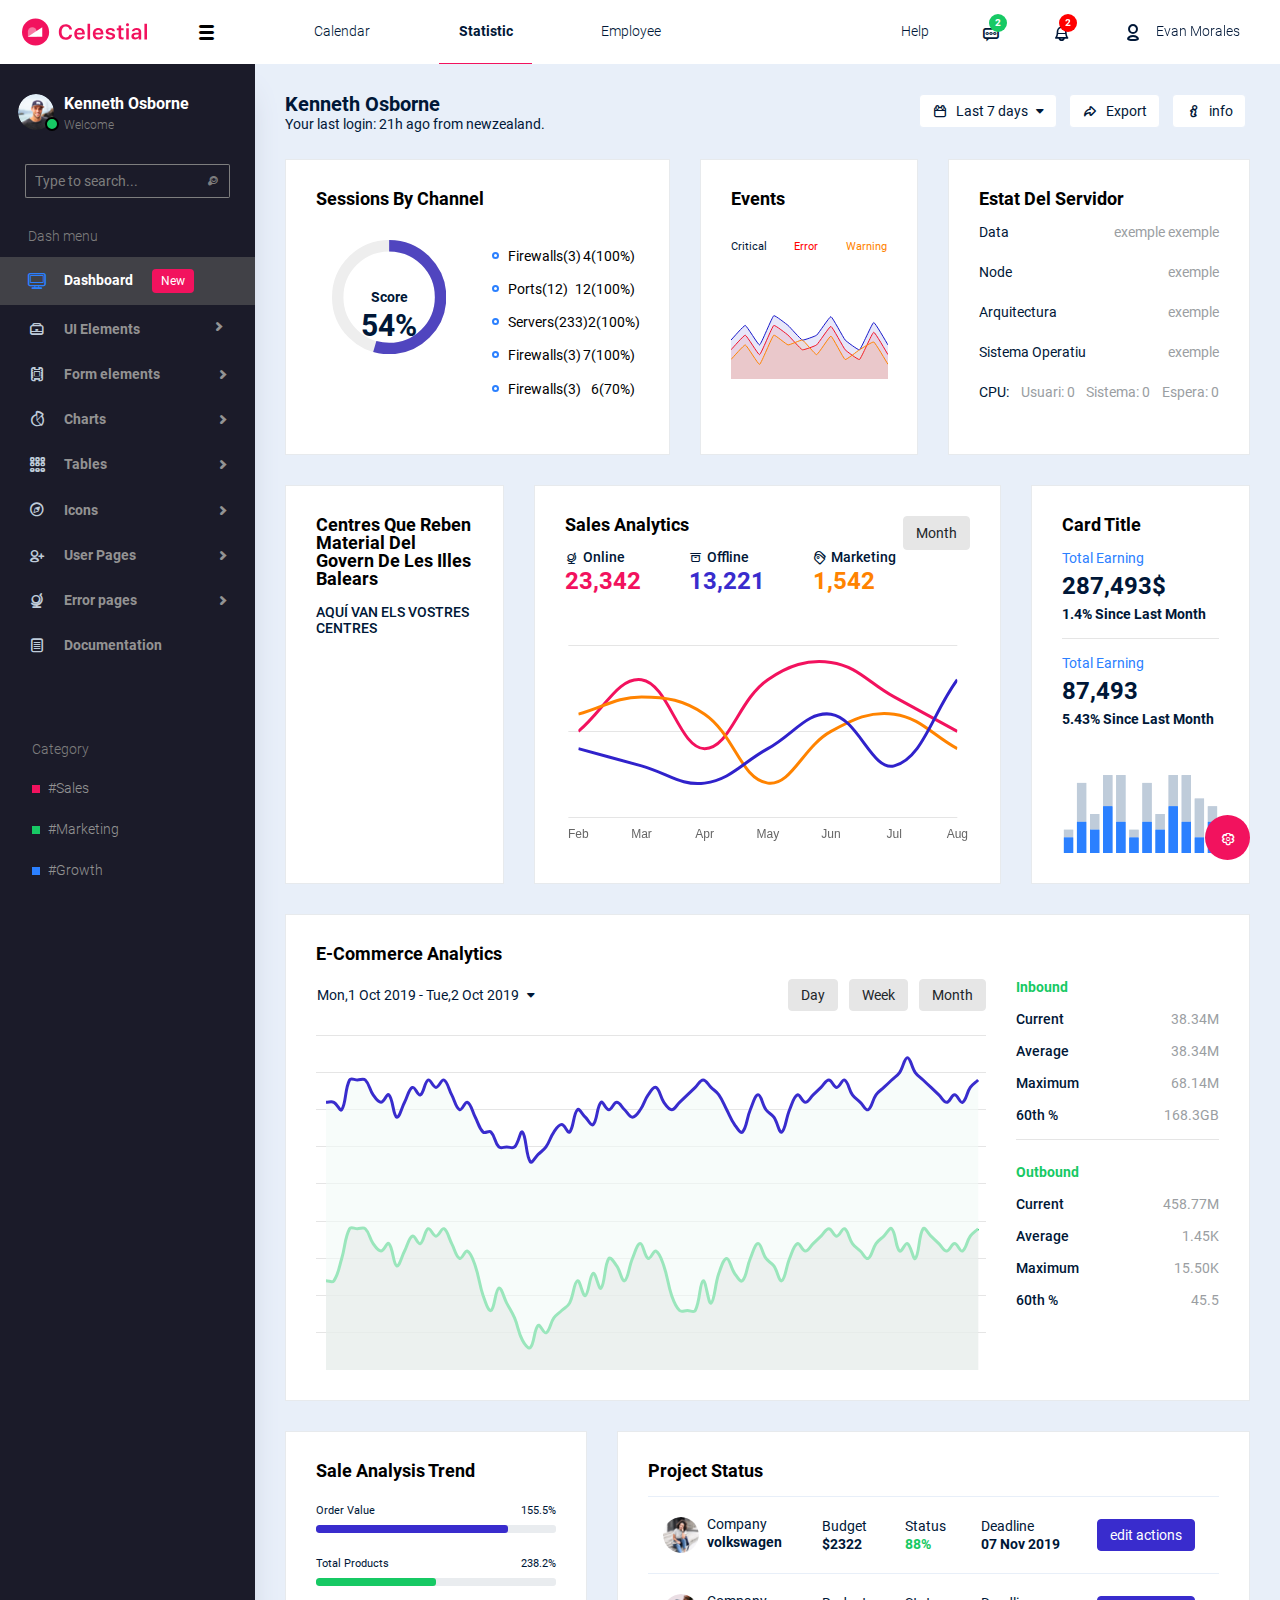
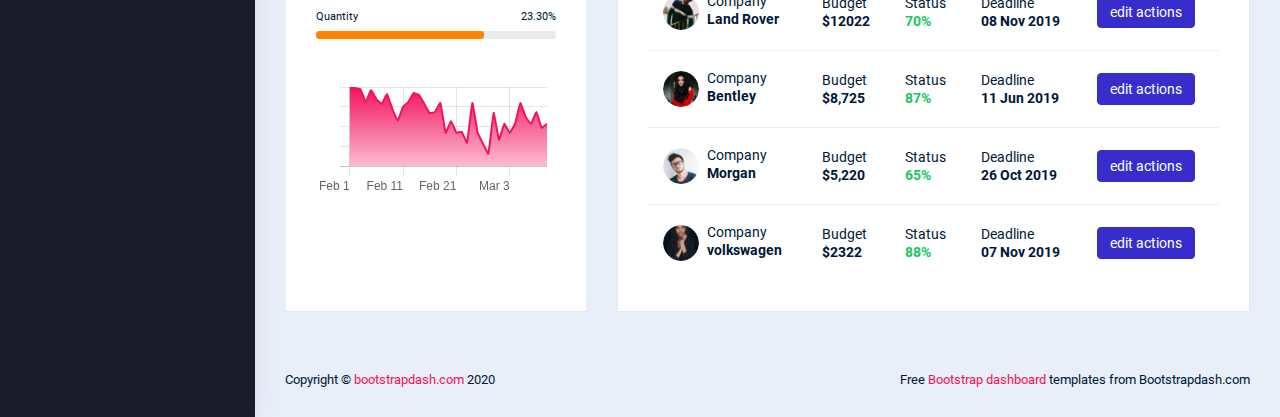
<file: Marques/template/index.html>
<!DOCTYPE html>
<html lang="en">
  <head>
    <!-- Required meta tags -->
    <meta charset="utf-8">
    <meta name="viewport" content="width=device-width, initial-scale=1, shrink-to-fit=no">
    <title>CelestialUI Admin</title>
    <!-- base:css -->
    <link rel="stylesheet" href="vendors/typicons.font/font/typicons.css">
    <link rel="stylesheet" href="vendors/css/vendor.bundle.base.css">
    <!-- endinject --> 
    <!-- plugin css for this page -->
    <!-- End plugin css for this page -->
    <!-- inject:css -->
    <link rel="stylesheet" href="css/vertical-layout-light/style.css">
    <!-- endinject -->
    <link rel="shortcut icon" href="images/favicon.png" />
  </head>
  <body>
    <div class="container-scroller">
      <!-- partial:partials/_navbar.html -->
      <nav class="navbar col-lg-12 col-12 p-0 fixed-top d-flex flex-row">
        <div class="text-center navbar-brand-wrapper d-flex align-items-center justify-content-center">
          <a class="navbar-brand brand-logo" href="index.html"><img src="images/logo.svg" alt="logo"/></a>
          <a class="navbar-brand brand-logo-mini" href="index.html"><img src="images/logo-mini.svg" alt="logo"/></a>
          <button class="navbar-toggler navbar-toggler align-self-center d-none d-lg-flex" type="button" data-toggle="minimize">
            <span class="typcn typcn-th-menu"></span>
          </button>
        </div>
        <div class="navbar-menu-wrapper d-flex align-items-center justify-content-end">
          <ul class="navbar-nav mr-lg-2">
            <li class="nav-item  d-none d-lg-flex">
              <a class="nav-link" href="#">
                Calendar
              </a>
            </li>
            <li class="nav-item  d-none d-lg-flex">
              <a class="nav-link active" href="#">
                Statistic
              </a>
            </li>
            <li class="nav-item  d-none d-lg-flex">
              <a class="nav-link" href="#">
                Employee
              </a>
            </li>
          </ul>
          <ul class="navbar-nav navbar-nav-right">
            <li class="nav-item d-none d-lg-flex  mr-2">
              <a class="nav-link" href="#">
                Help
              </a>
            </li>
            <li class="nav-item dropdown d-flex">
              <a class="nav-link count-indicator dropdown-toggle d-flex justify-content-center align-items-center" id="messageDropdown" href="#" data-toggle="dropdown">
                <i class="typcn typcn-message-typing"></i>
                <span class="count bg-success">2</span>
              </a>
              <div class="dropdown-menu dropdown-menu-right navbar-dropdown preview-list" aria-labelledby="messageDropdown">
                <p class="mb-0 font-weight-normal float-left dropdown-header">Messages</p>
                <a class="dropdown-item preview-item">
                  <div class="preview-thumbnail">
                    <img src="images/faces/face4.jpg" alt="image" class="profile-pic">
                  </div>
                  <div class="preview-item-content flex-grow">
                    <h6 class="preview-subject ellipsis font-weight-normal">David Grey
                    </h6>
                    <p class="font-weight-light small-text mb-0">
                      The meeting is cancelled
                    </p>
                  </div>
                </a>
                <a class="dropdown-item preview-item">
                  <div class="preview-thumbnail">
                    <img src="images/faces/face2.jpg" alt="image" class="profile-pic">
                  </div>
                  <div class="preview-item-content flex-grow">
                    <h6 class="preview-subject ellipsis font-weight-normal">Tim Cook
                    </h6>
                    <p class="font-weight-light small-text mb-0">
                      New product launch
                    </p>
                  </div>
                </a>
                <a class="dropdown-item preview-item">
                  <div class="preview-thumbnail">
                    <img src="images/faces/face3.jpg" alt="image" class="profile-pic">
                  </div>
                  <div class="preview-item-content flex-grow">
                    <h6 class="preview-subject ellipsis font-weight-normal"> Johnson
                    </h6>
                    <p class="font-weight-light small-text mb-0">
                      Upcoming board meeting
                    </p>
                  </div>
                </a>
              </div>
            </li>
            <li class="nav-item dropdown  d-flex">
              <a class="nav-link count-indicator dropdown-toggle d-flex align-items-center justify-content-center" id="notificationDropdown" href="#" data-toggle="dropdown">
                <i class="typcn typcn-bell mr-0"></i>
                <span class="count bg-danger">2</span>
              </a>
              <div class="dropdown-menu dropdown-menu-right navbar-dropdown preview-list" aria-labelledby="notificationDropdown">
                <p class="mb-0 font-weight-normal float-left dropdown-header">Notifications</p>
                <a class="dropdown-item preview-item">
                  <div class="preview-thumbnail">
                    <div class="preview-icon bg-success">
                      <i class="typcn typcn-info-large mx-0"></i>
                    </div>
                  </div>
                  <div class="preview-item-content">
                    <h6 class="preview-subject font-weight-normal">Application Error</h6>
                    <p class="font-weight-light small-text mb-0">
                      Just now
                    </p>
                  </div>
                </a>
                <a class="dropdown-item preview-item">
                  <div class="preview-thumbnail">
                    <div class="preview-icon bg-warning">
                      <i class="typcn typcn-cog mx-0"></i>
                    </div>
                  </div>
                  <div class="preview-item-content">
                    <h6 class="preview-subject font-weight-normal">Settings</h6>
                    <p class="font-weight-light small-text mb-0">
                      Private message
                    </p>
                  </div>
                </a>
                <a class="dropdown-item preview-item">
                  <div class="preview-thumbnail">
                    <div class="preview-icon bg-info">
                      <i class="typcn typcn-user-outline mx-0"></i>
                    </div>
                  </div>
                  <div class="preview-item-content">
                    <h6 class="preview-subject font-weight-normal">New user registration</h6>
                    <p class="font-weight-light small-text mb-0">
                      2 days ago
                    </p>
                  </div>
                </a>
              </div>
            </li>
            <li class="nav-item nav-profile dropdown">
              <a class="nav-link dropdown-toggle  pl-0 pr-0" href="#" data-toggle="dropdown" id="profileDropdown">
                <i class="typcn typcn-user-outline mr-0"></i>
                <span class="nav-profile-name">Evan Morales</span>
              </a>
              <div class="dropdown-menu dropdown-menu-right navbar-dropdown" aria-labelledby="profileDropdown">
                <a class="dropdown-item">
                <i class="typcn typcn-cog text-primary"></i>
                Settings
                </a>
                <a class="dropdown-item">
                <i class="typcn typcn-power text-primary"></i>
                Logout
                </a>
              </div>
            </li>
          </ul>
          <button class="navbar-toggler navbar-toggler-right d-lg-none align-self-center" type="button" data-toggle="offcanvas">
            <span class="typcn typcn-th-menu"></span>
          </button>
        </div>
      </nav>
      <!-- partial -->
      <div class="container-fluid page-body-wrapper">
        <!-- partial:partials/_settings-panel.html -->
        <div class="theme-setting-wrapper">
          <div id="settings-trigger"><i class="typcn typcn-cog-outline"></i></div>
          <div id="theme-settings" class="settings-panel">
            <i class="settings-close typcn typcn-delete-outline"></i>
            <p class="settings-heading">SIDEBAR SKINS</p>
            <div class="sidebar-bg-options" id="sidebar-light-theme">
              <div class="img-ss rounded-circle bg-light border mr-3"></div>
              Light
            </div>
            <div class="sidebar-bg-options selected" id="sidebar-dark-theme">
              <div class="img-ss rounded-circle bg-dark border mr-3"></div>
              Dark
            </div>
            <p class="settings-heading mt-2">HEADER SKINS</p>
            <div class="color-tiles mx-0 px-4">
              <div class="tiles success"></div>
              <div class="tiles warning"></div>
              <div class="tiles danger"></div>
              <div class="tiles primary"></div>
              <div class="tiles info"></div>
              <div class="tiles dark"></div>
              <div class="tiles default border"></div>
            </div>
          </div>
        </div>
        <!-- partial -->
        <!-- partial:partials/_sidebar.html -->
        <nav class="sidebar sidebar-offcanvas" id="sidebar">
        <ul class="nav">
          <li class="nav-item">
            <div class="d-flex sidebar-profile">
              <div class="sidebar-profile-image">
                <img src="images/faces/face29.png" alt="image">
                <span class="sidebar-status-indicator"></span>
              </div>
              <div class="sidebar-profile-name">
                <p class="sidebar-name">
                  Kenneth Osborne
                </p>
                <p class="sidebar-designation">
                  Welcome
                </p>
              </div>
            </div>
            <div class="nav-search">
              <div class="input-group">
                <input type="text" class="form-control" placeholder="Type to search..." aria-label="search" aria-describedby="search">
                <div class="input-group-append">
                  <span class="input-group-text" id="search">
                    <i class="typcn typcn-zoom"></i>
                  </span>
                </div>
              </div>
            </div>
            <p class="sidebar-menu-title">Dash menu</p>
          </li>
          <li class="nav-item">
            <a class="nav-link" href="index.html">
              <i class="typcn typcn-device-desktop menu-icon"></i>
              <span class="menu-title">Dashboard <span class="badge badge-primary ml-3">New</span></span>
            </a>
          </li>
          <li class="nav-item">
            <a class="nav-link" data-toggle="collapse" href="#ui-basic" aria-expanded="false" aria-controls="ui-basic">
              <i class="typcn typcn-briefcase menu-icon"></i>
              <span class="menu-title">UI Elements</span>
              <i class="typcn typcn-chevron-right menu-arrow"></i>
            </a>
            <div class="collapse" id="ui-basic">
              <ul class="nav flex-column sub-menu">
                <li class="nav-item"> <a class="nav-link" href="pages/ui-features/buttons.html">Buttons</a></li>
                <li class="nav-item"> <a class="nav-link" href="pages/ui-features/dropdowns.html">Dropdowns</a></li>
                <li class="nav-item"> <a class="nav-link" href="pages/ui-features/typography.html">Typography</a></li>
              </ul>
            </div>
          </li>
          <li class="nav-item">
            <a class="nav-link" data-toggle="collapse" href="#form-elements" aria-expanded="false" aria-controls="form-elements">
              <i class="typcn typcn-film menu-icon"></i>
              <span class="menu-title">Form elements</span>
              <i class="menu-arrow"></i>
            </a>
            <div class="collapse" id="form-elements">
              <ul class="nav flex-column sub-menu">
                <li class="nav-item"><a class="nav-link" href="pages/forms/basic_elements.html">Basic Elements</a></li>
              </ul>
            </div>
          </li>
          <li class="nav-item">
            <a class="nav-link" data-toggle="collapse" href="#charts" aria-expanded="false" aria-controls="charts">
              <i class="typcn typcn-chart-pie-outline menu-icon"></i>
              <span class="menu-title">Charts</span>
              <i class="menu-arrow"></i>
            </a>
            <div class="collapse" id="charts">
              <ul class="nav flex-column sub-menu">
                <li class="nav-item"> <a class="nav-link" href="pages/charts/chartjs.html">ChartJs</a></li>
              </ul>
            </div>
          </li>
          <li class="nav-item">
            <a class="nav-link" data-toggle="collapse" href="#tables" aria-expanded="false" aria-controls="tables">
              <i class="typcn typcn-th-small-outline menu-icon"></i>
              <span class="menu-title">Tables</span>
              <i class="menu-arrow"></i>
            </a>
            <div class="collapse" id="tables">
              <ul class="nav flex-column sub-menu">
                <li class="nav-item"> <a class="nav-link" href="pages/tables/basic-table.html">Basic table</a></li>
              </ul>
            </div>
          </li>
          <li class="nav-item">
            <a class="nav-link" data-toggle="collapse" href="#icons" aria-expanded="false" aria-controls="icons">
              <i class="typcn typcn-compass menu-icon"></i>
              <span class="menu-title">Icons</span>
              <i class="menu-arrow"></i>
            </a>
            <div class="collapse" id="icons">
              <ul class="nav flex-column sub-menu">
                <li class="nav-item"> <a class="nav-link" href="pages/icons/mdi.html">Mdi icons</a></li>
              </ul>
            </div>
          </li>
          <li class="nav-item">
            <a class="nav-link" data-toggle="collapse" href="#auth" aria-expanded="false" aria-controls="auth">
              <i class="typcn typcn-user-add-outline menu-icon"></i>
              <span class="menu-title">User Pages</span>
              <i class="menu-arrow"></i>
            </a>
            <div class="collapse" id="auth">
              <ul class="nav flex-column sub-menu">
                <li class="nav-item"> <a class="nav-link" href="pages/samples/login.html"> Login </a></li>
                <li class="nav-item"> <a class="nav-link" href="pages/samples/register.html"> Register </a></li>
              </ul>
            </div>
          </li>
          <li class="nav-item">
            <a class="nav-link" data-toggle="collapse" href="#error" aria-expanded="false" aria-controls="error">
              <i class="typcn typcn-globe-outline menu-icon"></i>
              <span class="menu-title">Error pages</span>
              <i class="menu-arrow"></i>
            </a>
            <div class="collapse" id="error">
              <ul class="nav flex-column sub-menu">
                <li class="nav-item"> <a class="nav-link" href="pages/samples/error-404.html"> 404 </a></li>
                <li class="nav-item"> <a class="nav-link" href="pages/samples/error-500.html"> 500 </a></li>
              </ul>
            </div>
          </li>
          <li class="nav-item">
            <a class="nav-link" href="pages/documentation/documentation.html">
              <i class="typcn typcn-document-text menu-icon"></i>
              <span class="menu-title">Documentation</span>
            </a>
          </li>
        </ul>
        <ul class="sidebar-legend">
          <li>
            <p class="sidebar-menu-title">Category</p>
          </li>
          <li class="nav-item"><a href="#" class="nav-link">#Sales</a></li>
          <li class="nav-item"><a href="#" class="nav-link">#Marketing</a></li>
          <li class="nav-item"><a href="#" class="nav-link">#Growth</a></li>
        </ul>
      </nav>
        <!-- partial -->
        <div class="main-panel">
          <div class="content-wrapper">
            <div class="row">
              <div class="col-sm-6">
                <h3 class="mb-0 font-weight-bold">Kenneth Osborne</h3>
                <p>Your last login: 21h ago from newzealand.</p>
              </div>
              <div class="col-sm-6">
                <div class="d-flex align-items-center justify-content-md-end">
                  <div class="mb-3 mb-xl-0 pr-1">
                      <div class="dropdown">
                        <button class="btn bg-white btn-sm dropdown-toggle btn-icon-text border mr-2" type="button" id="dropdownMenu3" data-toggle="dropdown" aria-haspopup="true" aria-expanded="false">
                            <i class="typcn typcn-calendar-outline mr-2"></i>Last 7 days
                        </button>
                        <div class="dropdown-menu" aria-labelledby="dropdownMenuSizeButton3" data-x-placement="top-start">
                          <h6 class="dropdown-header">Last 14 days</h6>
                          <a class="dropdown-item" href="#">Last 21 days</a>
                          <a class="dropdown-item" href="#">Last 28 days</a>
                        </div>
                      </div>
                  </div>
                  <div class="pr-1 mb-3 mr-2 mb-xl-0">
                    <button type="button" class="btn btn-sm bg-white btn-icon-text border"><i class="typcn typcn-arrow-forward-outline mr-2"></i>Export</button>
                  </div>
                  <div class="pr-1 mb-3 mb-xl-0">
                    <button type="button" class="btn btn-sm bg-white btn-icon-text border"><i class="typcn typcn-info-large-outline mr-2"></i>info</button>
                  </div>
                </div>
              </div>
            </div>
            <div class="row  mt-3">
              <div class="col-xl-5 d-flex grid-margin stretch-card">
                <div class="card">
                  <div class="card-body">
                    <div class="d-flex flex-wrap justify-content-between">
                      <h4 class="card-title mb-3">Sessions by Channel</h4>
                    </div>
                    <div class="row">
                      <div class="col-12">
                        <div class="row">
                          <div class="col-lg-6">
                            <div id="circleProgress6" class="progressbar-js-circle rounded p-3"></div>
                          </div>
                          <div class="col-lg-6">
                            <ul class="session-by-channel-legend">
                              <li>
                                <div>Firewalls(3)</div>
                                <div>4(100%)</div>
                              </li>
                              <li>
                                <div>Ports(12)</div>
                                <div>12(100%)</div>
                              </li>
                              <li>
                                <div>Servers(233)</div>
                                <div>2(100%)</div>
                              </li>
                              <li>
                                <div>Firewalls(3)</div>
                                <div>7(100%)</div>
                              </li>
                              <li>
                                <div>Firewalls(3)</div>
                                <div>6(70%)</div>
                              </li>
                            </ul>
                          </div>
                        </div>
                      </div>
                    </div>
                  </div>
                </div>
              </div>
              <div class="col-xl-3 d-flex grid-margin stretch-card">
                <div class="card">
                  <div class="card-body">
                    <div class="d-flex flex-wrap justify-content-between">
                      <h4 class="card-title mb-3">Events</h4>
                    </div>
                    <div class="row">
                      <div class="col-12">
                        <div class="row">
                          <div class="col-sm-12">
                            <div class="d-flex justify-content-between mb-md-5 mt-3">
                              <div class="small">Critical</div>
                              <div class="text-danger small">Error</div>
                              <div  class="text-warning small">Warning</div>
                            </div>
                            <canvas id="eventChart"></canvas>
                          </div>
                        </div>
                      </div>
                    </div>
                  </div>
                </div>
              </div>
              <div class="col-xl-4 d-flex grid-margin stretch-card">
                <div class="card">
                  <div class="card-body">
                    <div class="d-flex flex-wrap justify-content-between">
                      <h4 class="card-title mb-3">Estat del servidor</h4>
                    </div>
                    <div class="row">
                      <div class="col-12">
                        <div class="row">
                          <div class="col-sm-12" id="linuxinfo">
                          </div>
                        </div>
                      </div>
                    </div>
                  </div>
                </div>
              </div>
            </div>
            <div class="row">
              <div class="col-xl-3 d-flex grid-margin stretch-card">
                <div class="card">
                  <div class="card-body">
                    <div class="d-flex flex-wrap justify-content-between">
                      <h4 class="card-title mb-3">Centres que reben material del Govern de les Illes Balears</h4>
                    </div>
                    <div class="row">
                      <div class="col-12">
                        <div class="row" >
                          <div class="col-sm-12" id="centres">
                            <div class="d-flex justify-content-between">
                              <div class="font-weight-medium">Centre Exemple</div>
                            </div>
                          </div>
                        </div>
                      </div>
                    </div>
                  </div>
                </div>
              </div>
              <div class="col-xl-6 d-flex grid-margin stretch-card">
                <div class="card">
                  <div class="card-body">
                    <div class="d-flex flex-wrap justify-content-between">
                      <h4 class="card-title mb-3">Sales Analytics</h4>
                      <button type="button" class="btn btn-sm btn-light">Month</button>
                    </div>
                    <div class="row">
                      <div class="col-12">
                        <div class="d-md-flex mb-4">
                          <div class="mr-md-5 mb-4">
                            <h5 class="mb-1"><i class="typcn typcn-globe-outline mr-1"></i>Online</h5>
                            <h2 class="text-primary mb-1 font-weight-bold">23,342</h2>
                          </div>
                          <div class="mr-md-5 mb-4">
                            <h5 class="mb-1"><i class="typcn typcn-archive mr-1"></i>Offline</h5>
                            <h2 class="text-secondary mb-1 font-weight-bold">13,221</h2>
                          </div>
                          <div class="mr-md-5 mb-4">
                            <h5 class="mb-1"><i class="typcn typcn-tags mr-1"></i>Marketing</h5>
                            <h2 class="text-warning mb-1 font-weight-bold">1,542</h2>
                          </div>
                        </div>
                        <canvas id="salesanalyticChart"></canvas>
                      </div>
                    </div>
                  </div>
                </div>
              </div>
              <div class="col-xl-3 d-flex grid-margin stretch-card">
                <div class="card">
                  <div class="card-body">
                    <div class="d-flex flex-wrap justify-content-between">
                      <h4 class="card-title mb-3">Card Title</h4>
                    </div>
                    <div class="row">
                      <div class="col-12">
                        <div class="mb-5">
                          <div class="mr-1">
                            <div class="text-info mb-1">
                              Total Earning
                            </div>
                            <h2 class="mb-2 mt-2 font-weight-bold">287,493$</h2>
                            <div class="font-weight-bold">
                              1.4%  Since Last Month
                            </div>
                          </div>
                          <hr>
                          <div class="mr-1">
                            <div class="text-info mb-1">
                              Total Earning
                            </div>
                            <h2 class="mb-2 mt-2  font-weight-bold">87,493</h2>
                            <div class="font-weight-bold">
                              5.43%  Since Last Month
                            </div>
                          </div>
                        </div>
                        <canvas id="barChartStacked"></canvas>
                      </div>
                    </div>
                  </div>
                </div>
              </div>
            </div>
            <div class="row">
              <div class="col-lg-12 d-flex grid-margin stretch-card">
                <div class="card">
                  <div class="card-body">
                    <div class="d-flex flex-wrap justify-content-between">
                      <h4 class="card-title mb-3">E-Commerce Analytics</h4>
                    </div>
                    <div class="row">
                      <div class="col-lg-9">
                        <div class="d-sm-flex justify-content-between">
                          <div class="dropdown">
                            <button class="btn bg-white btn-sm dropdown-toggle btn-icon-text pl-0" type="button" id="dropdownMenuSizeButton4" data-toggle="dropdown" aria-haspopup="true" aria-expanded="false">
                                Mon,1 Oct 2019 - Tue,2 Oct 2019
                            </button>
                            <div class="dropdown-menu" aria-labelledby="dropdownMenuSizeButton4" data-x-placement="top-start">
                              <h6 class="dropdown-header">Mon,17 Oct 2019 - Tue,25 Oct 2019</h6>
                              <a class="dropdown-item" href="#">Tue,18 Oct 2019 - Wed,26 Oct 2019</a>
                              <a class="dropdown-item" href="#">Wed,19 Oct 2019 - Thu,26 Oct 2019</a>
                            </div>
                          </div>
                          <div>
                            <button type="button" class="btn btn-sm btn-light mr-2">Day</button>
                            <button type="button" class="btn btn-sm btn-light mr-2">Week</button>
                            <button type="button" class="btn btn-sm btn-light">Month</button>
                          </div>
                        </div>
                        <div class="chart-container mt-4">
                          <canvas id="ecommerceAnalytic"></canvas>
                        </div>
                      </div>
                      <div class="col-lg-3">
                        <div>
                          <div class="d-flex justify-content-between mb-3">
                            <div class="text-success font-weight-bold">Inbound</div>
                          </div>
                          <div class="d-flex justify-content-between mb-3">
                            <div class="font-weight-medium">Current</div>
                            <div class="text-muted">38.34M</div>
                          </div>
                          <div class="d-flex justify-content-between mb-3">
                            <div class="font-weight-medium">Average</div>
                            <div class="text-muted">38.34M</div>
                          </div>
                          <div class="d-flex justify-content-between mb-3">
                            <div class="font-weight-medium">Maximum</div>
                            <div class="text-muted">68.14M</div>
                          </div>
                          <div class="d-flex justify-content-between mb-3">
                            <div class="font-weight-medium">60th %</div>
                            <div class="text-muted">168.3GB</div>
                          </div>
                        </div>
                        <hr>
                        <div class="mt-4">
                          <div class="d-flex justify-content-between mb-3">
                            <div class="text-success font-weight-bold">Outbound</div>
                          </div>
                          <div class="d-flex justify-content-between mb-3">
                            <div class="font-weight-medium">Current</div>
                            <div class="text-muted">458.77M</div>
                          </div>
                          <div class="d-flex justify-content-between mb-3">
                            <div class="font-weight-medium">Average</div>
                            <div class="text-muted">1.45K</div>
                          </div>
                          <div class="d-flex justify-content-between mb-3">
                            <div class="font-weight-medium">Maximum</div>
                            <div class="text-muted">15.50K</div>
                          </div>
                          <div class="d-flex justify-content-between">
                            <div class="font-weight-medium">60th %</div>
                            <div class="text-muted">45.5</div>
                          </div>
                        </div>
                      </div>
                    </div>
                  </div>
                </div>
              </div>
            </div>
            <div class="row">
              <div class="col-lg-4 d-flex grid-margin stretch-card">
                <div class="card">
                  <div class="card-body">
                    <div class="d-flex flex-wrap justify-content-between">
                      <h4 class="card-title mb-3">Sale Analysis Trend</h4>
                    </div>
                    <div class="mt-2">
                      <div class="d-flex justify-content-between">
                        <small>Order Value</small>
                        <small>155.5%</small>
                      </div>
                      <div class="progress progress-md  mt-2">
                        <div class="progress-bar bg-secondary" role="progressbar" style="width: 80%" aria-valuenow="90" aria-valuemin="0" aria-valuemax="100"></div>
                      </div>
                    </div>
                    <div class="mt-4">
                      <div class="d-flex justify-content-between">
                        <small>Total Products</small>
                        <small>238.2%</small>
                      </div>
                      <div class="progress progress-md  mt-2">
                        <div class="progress-bar bg-success" role="progressbar" style="width: 50%" aria-valuenow="90" aria-valuemin="0" aria-valuemax="100"></div>
                      </div>
                    </div>
                    <div class="mt-4 mb-5">
                      <div class="d-flex justify-content-between">
                        <small>Quantity</small>
                        <small>23.30%</small>
                      </div>
                      <div class="progress progress-md mt-2">
                        <div class="progress-bar bg-warning" role="progressbar" style="width: 70%" aria-valuenow="90" aria-valuemin="0" aria-valuemax="100"></div>
                      </div>
                    </div>
                    <canvas id="salesTopChart"></canvas>
                  </div>
                </div>
              </div>
              <div class="col-lg-8 d-flex grid-margin stretch-card">
                <div class="card">
                  <div class="card-body">
                    <div class="d-flex flex-wrap justify-content-between">
                      <h4 class="card-title mb-3">Project status</h4>
                    </div>
                    <div class="table-responsive">
                      <table class="table">
                        <tbody>
                          <tr>
                            <td>
                              <div class="d-flex">
                                <img class="img-sm rounded-circle mb-md-0 mr-2" src="images/faces/face30.png" alt="profile image">
                                <div>
                                  <div> Company</div>
                                  <div class="font-weight-bold mt-1">volkswagen</div>
                                </div>
                              </div>
                            </td>
                            <td>
                              Budget
                              <div class="font-weight-bold  mt-1">$2322 </div>
                            </td>
                            <td>
                              Status
                              <div class="font-weight-bold text-success  mt-1">88% </div>
                            </td>
                            <td>
                              Deadline
                              <div class="font-weight-bold  mt-1">07 Nov 2019</div>
                            </td>
                            <td>
                              <button type="button" class="btn btn-sm btn-secondary">edit actions</button>
                            </td>
                          </tr>
                          <tr>
                            <td>
                              <div class="d-flex">
                                <img class="img-sm rounded-circle mb-md-0 mr-2" src="images/faces/face31.png" alt="profile image">
                                <div>
                                  <div> Company</div>
                                  <div class="font-weight-bold  mt-1">Land Rover</div>
                                </div>
                              </div>
                            </td>
                            <td>
                              Budget
                              <div class="font-weight-bold  mt-1">$12022  </div>
                            </td>
                            <td>
                              Status
                              <div class="font-weight-bold text-success  mt-1">70% </div>
                            </td>
                            <td>
                              Deadline
                              <div class="font-weight-bold  mt-1">08 Nov 2019</div>
                            </td>
                            <td>
                              <button type="button" class="btn btn-sm btn-secondary">edit actions</button>
                            </td>
                          </tr>
                          <tr>
                            <td>
                              <div class="d-flex">
                                <img class="img-sm rounded-circle mb-md-0 mr-2" src="images/faces/face32.png" alt="profile image">
                                <div>
                                  <div> Company</div>
                                  <div class="font-weight-bold  mt-1">Bentley </div>
                                </div>
                              </div>
                            </td>
                            <td>
                              Budget
                              <div class="font-weight-bold  mt-1">$8,725</div>
                            </td>
                            <td>
                              Status
                              <div class="font-weight-bold text-success  mt-1">87% </div>
                            </td>
                            <td>
                              Deadline
                              <div class="font-weight-bold  mt-1">11 Jun 2019</div>
                            </td>
                            <td>
                              <button type="button" class="btn btn-sm btn-secondary">edit actions</button>
                            </td>
                          </tr>
                          <tr>
                            <td>
                              <div class="d-flex">
                                <img class="img-sm rounded-circle mb-md-0 mr-2" src="images/faces/face33.png" alt="profile image">
                                <div>
                                  <div> Company</div>
                                  <div class="font-weight-bold  mt-1">Morgan </div>
                                </div>
                              </div>
                            </td>
                            <td>
                              Budget
                              <div class="font-weight-bold  mt-1">$5,220 </div>
                            </td>
                            <td>
                              Status
                              <div class="font-weight-bold text-success  mt-1">65% </div>
                            </td>
                            <td>
                              Deadline
                              <div class="font-weight-bold  mt-1">26 Oct 2019</div>
                            </td>
                            <td>
                              <button type="button" class="btn btn-sm btn-secondary">edit actions</button>
                            </td>
                          </tr>
                          <tr>
                            <td>
                              <div class="d-flex">
                                <img class="img-sm rounded-circle mb-md-0 mr-2" src="images/faces/face34.png" alt="profile image">
                                <div>
                                  <div> Company</div>
                                  <div class="font-weight-bold  mt-1">volkswagen</div>
                                </div>
                              </div>
                            </td>
                            <td>
                              Budget
                              <div class="font-weight-bold  mt-1">$2322 </div>
                            </td>
                            <td>
                              Status
                              <div class="font-weight-bold text-success mt-1">88% </div>
                            </td>
                            <td>
                              Deadline
                              <div class="font-weight-bold  mt-1">07 Nov 2019</div>
                            </td>
                            <td>
                              <button type="button" class="btn btn-sm btn-secondary">edit actions</button>
                            </td>
                          </tr>
                        </tbody>
                      </table>
                    </div>
                  </div>
                </div>
              </div>
            </div>
          </div>
          <!-- content-wrapper ends -->
          <!-- partial:partials/_footer.html -->
          <footer class="footer">
            <div class="d-sm-flex justify-content-center justify-content-sm-between">
              <span class="text-center text-sm-left d-block d-sm-inline-block">Copyright © <a href="https://www.bootstrapdash.com/" target="_blank">bootstrapdash.com</a> 2020</span>
              <span class="float-none float-sm-right d-block mt-1 mt-sm-0 text-center">Free <a href="https://www.bootstrapdash.com/" target="_blank">Bootstrap dashboard </a>templates from Bootstrapdash.com</span>
            </div>
          </footer>
          <!-- partial -->
        </div>
        <!-- main-panel ends -->
      </div>
      <!-- page-body-wrapper ends -->
    </div>
    <!-- container-scroller -->
    <!-- base:js -->
    <script src="vendors/js/vendor.bundle.base.js"></script>
    <!-- endinject -->
    <!-- Plugin js for this page-->
    <!-- End plugin js for this page-->
    <!-- inject:js -->
    <script src="js/off-canvas.js"></script>
    <script src="js/hoverable-collapse.js"></script>
    <script src="js/template.js"></script>
    <script src="js/settings.js"></script>
    <script src="js/todolist.js"></script>
    <!-- endinject -->
    <!-- plugin js for this page -->
    <script src="vendors/progressbar.js/progressbar.min.js"></script>
    <script src="vendors/chart.js/Chart.min.js"></script>
    <!-- End plugin js for this page -->
    <!-- Custom js for this page-->
    <script src="js/dashboard.js"></script>
    <!-- End custom js for this page-->
  <script>
    fetch("./sistemes_informatics/centres.txt")
    .then(r=>r.text())
    .then(r=>{
      const centresDiv = document.querySelector("#centres");
      const centres = r.split("\n");
      console.log(centres);
      let result = "";

      centres.forEach(centre=> {
        result += `<div class="d-flex justify-content-between">
                          <div class="font-weight-medium">${centre}</div>
                    </div>`
      });

      centresDiv.innerHTML = result;
    })

    fetch("./sistemes_informatics/cpuinfo.json")
    .then(r=>r.json())
    .then(r=>{
      console.log(r.sysstat.hosts[0].statistics[0]["cpu-load"][0]);
      const result = `
                            <div class="d-flex justify-content-between mb-4">
                              <div>Data</div>
                              <div class="text-muted">${r.sysstat.hosts[0].date ?? 'Sense Valor'} ${r.sysstat.hosts[0].statistics[0].timestamp ?? 'Sense Valor'}</div>
                            </div>
                            <div class="d-flex justify-content-between mb-4">
                              <div>Node</div>
                              <div class="text-muted">${r.sysstat.hosts[0].nodename ?? 'Sense Valor'}</div>
                            </div>
                            <div class="d-flex justify-content-between mb-4">
                              <div>Arquitectura</div>
                              <div class="text-muted">${r.sysstat.hosts[0].machine ?? 'Sense Valor'}</div>
                            </div>
                            <div class="d-flex justify-content-between mb-4">
                              <div>Sistema Operatiu</div>
                              <div class="text-muted">${r.sysstat.hosts[0].sysname ?? 'Sense Valor'}</div>
                            </div>
                            <div class="d-flex justify-content-between mb-4">
                              <div>CPU:</div>
                              <div class="text-muted">Usuari: ${r.sysstat.hosts[0].statistics[0]["cpu-load"][0].usr ?? 'Sense Valor'}</div>
                              <div class="text-muted">Sistema: ${r.sysstat.hosts[0].statistics[0]["cpu-load"][0].sys ?? 'Sense Valor'}</div>
                              <div class="text-muted">Espera: ${r.sysstat.hosts[0].statistics[0]["cpu-load"][0].idle ?? 'Sense Valor'}</div>
                            </div>
                            `

      document.querySelector("#linuxinfo").innerHTML = result;
    })
  </script>
  </body>
</html>
</file>
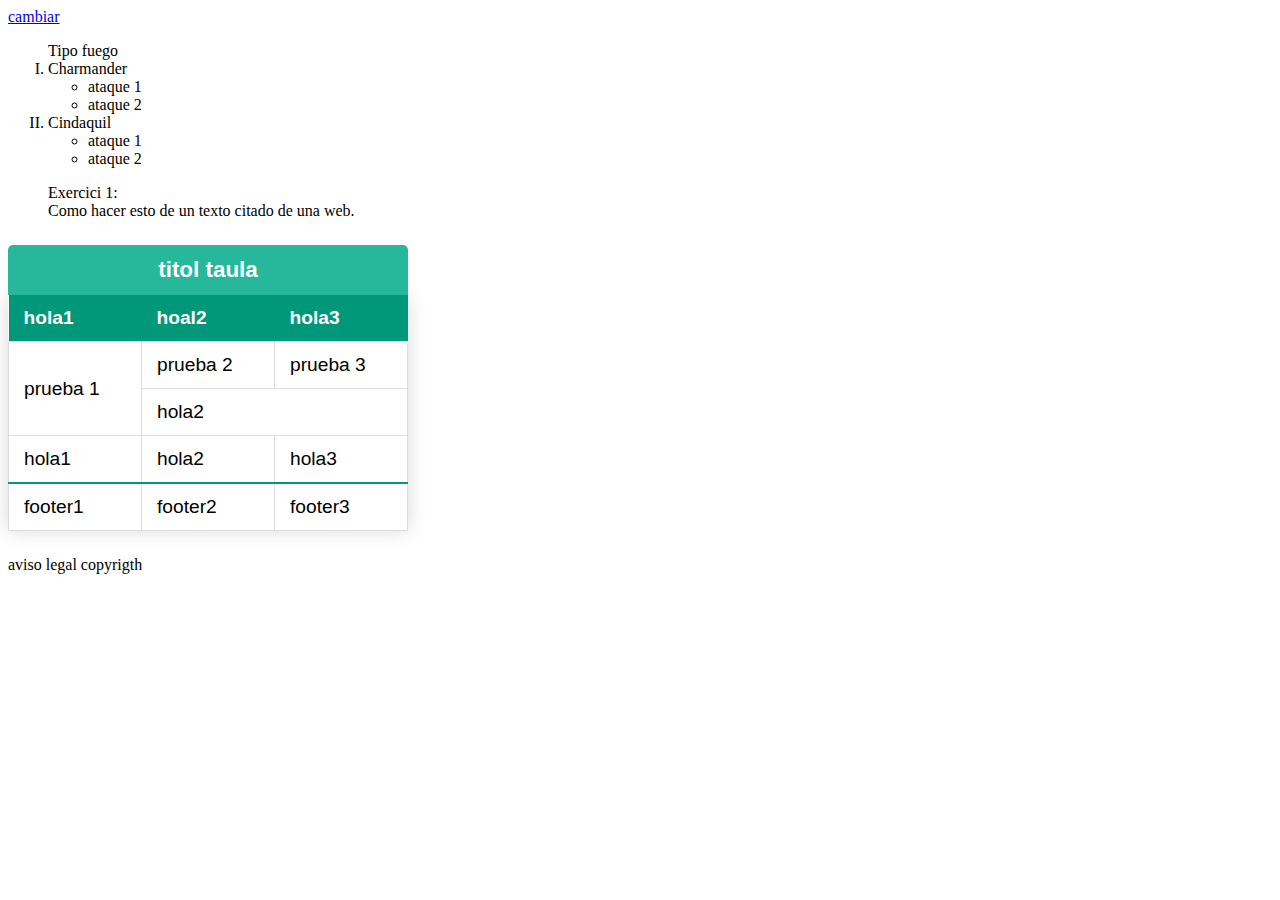
<file: Marques/examen html/repas.html>
<!DOCTYPE html>
<html lang="ca">

<head>
    <meta charset="UTF-8">
    <meta http-equiv="X-UA-Compatible" content="IE=edge">
    <meta name="viewport" content="width=device-width, initial-scale=1.0">

    <style>
        table {
            border-collapse: collapse;
            margin: 25px 0;
            font-family: sans-serif;
            font-size: 1.2rem;
            min-width: 400px;
            border-radius: 5px 5px 0 0;
            overflow: hidden;
            box-shadow: 0 0 20px rgba(0, 0, 0, 0.15);
        }

        caption {
            background-color: #27b79a;
            color: #ffffff;
            font-weight: bold;
            font-size: 1.4rem;
        }

        thead tr {
            background-color: #009879;
            color: #ffffff;
            text-align: left;
            font-weight: bold;
        }

        th,
        td, caption {
            padding: 12px 15px;
        }

        tbody td, tfoot td {
            border: 1px solid #dddddd;
        }

        tbody tr:last-of-type {
            border-bottom: 2px solid #009879;
        }

        table img {
            width: 200px;
        }

        table span {
            font-weight: bolder;
            color: #27b79a;
        }
    </style>

    <title>Plantilla</title>
</head>

<body>
    <nav>
        <a href="#hola">cambiar</a>
    </nav>
    <section>
        <ol type="I"> Tipo fuego
            <li>Charmander
                <ul style="list-style-type:circle">
                    <li>ataque 1</li>
                    <li>ataque 2</li>
                </ul>
            </li>
            <li>Cindaquil
                <ul>
                    <li>ataque 1</li>
                    <li>ataque 2</li>
                </ul>
            </li>
        </ol>
    </section>
    
    <section>
        <blockquote cite="https://www.aternos.me"> 
            Exercici 1: <br>
            Como hacer esto de un texto citado de una web. <br>
        </blockquote>
    </section>

    <table>
        <caption>titol taula</caption>
        <thead>
            <!-- rowspan -->
            <!-- colspan -->
            <tr>
                <th>hola1</th>
                <th>hoal2</th>
                <th>hola3</th>
            </tr>
        </thead>
        <tbody>
            <tr>
                <td rowspan="2">prueba 1</td>
                <td>prueba 2</td>
                <td>prueba 3</td>
            </tr>
            <tr>
                <td colspan="2">hola2</td>
            </tr>
            <tr>
                <td>hola1</td>
                <td>hola2</td>
                <td>hola3</td>
            </tr>
        </tbody>
        <tfoot>
            <tr>
                <td>footer1</td>
                <td>footer2</td>
                <td>footer3</td>
            </tr>
        </tfoot>
    </table>

</body>

<footer>aviso legal copyrigth</footer>

</html>
</file>
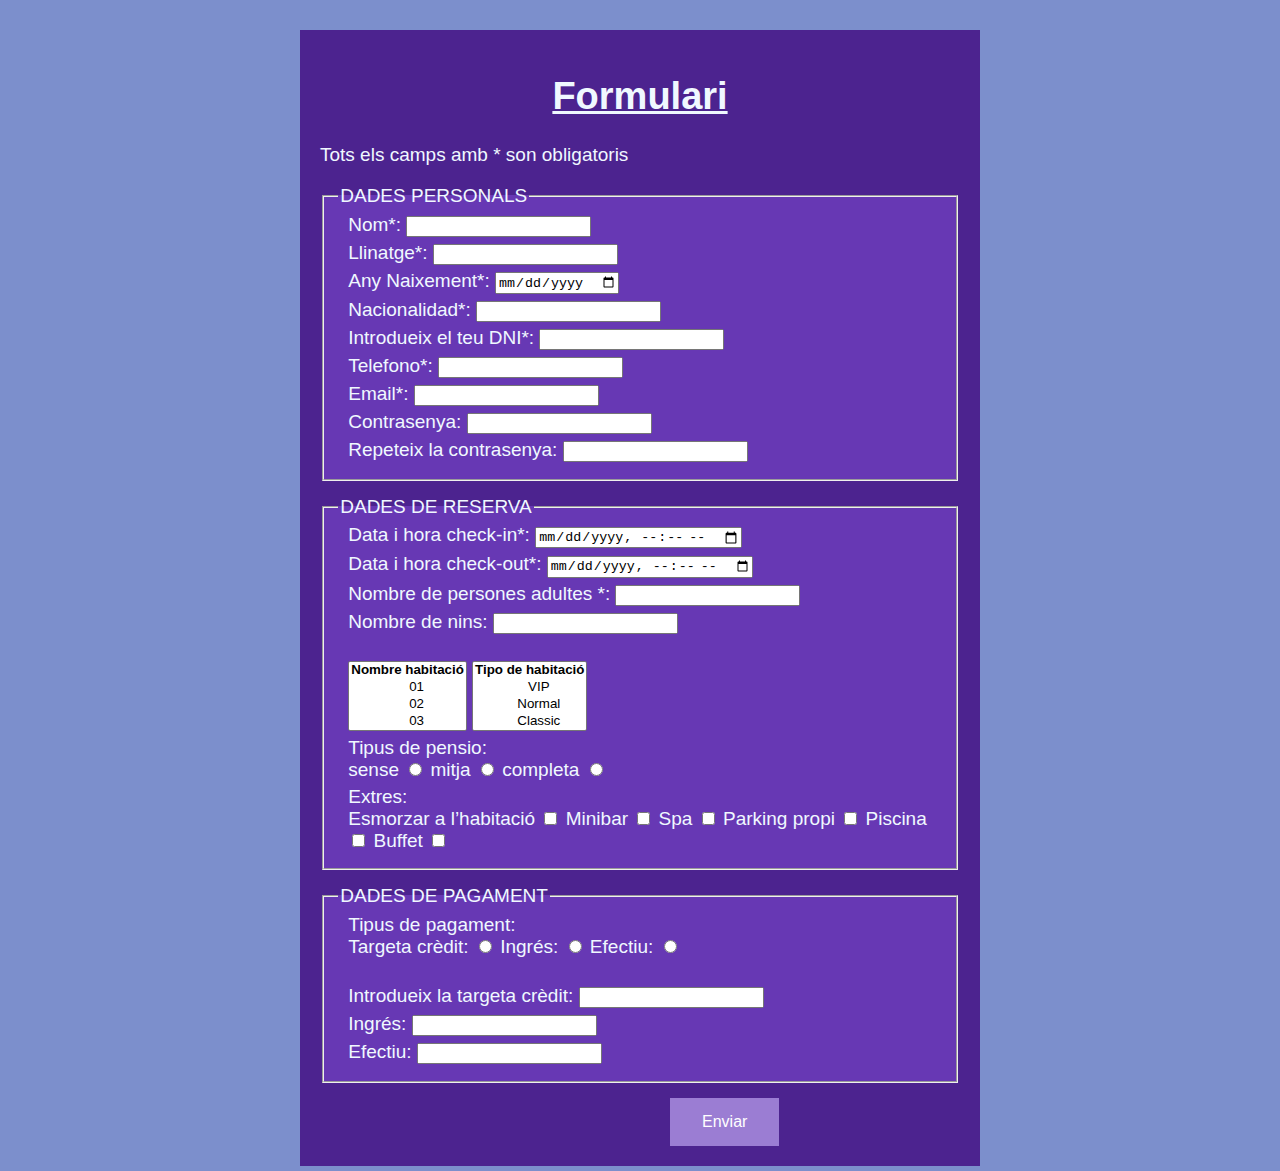
<file: Marques/formulari/JaumeFernandezSunyer.html>
<!DOCTYPE html>
<html lang="en">
<head>
    <meta charset="UTF-8">
    <meta http-equiv="X-UA-Compatible" content="IE=edge">
    <meta name="viewport" content="width=device-width, initial-scale=1.0">
    <style>

        main {

            background-color: rgb(76, 35, 143);
            padding: 20px;
            margin-top: 30px;
            font-size: 19px;
            color: aliceblue;
            font-family:'Gill Sans', 'Gill Sans MT', Calibri, 'Trebuchet MS', sans-serif

        }

        body {

            background-color: rgb(124, 143, 204);
            margin-right: 300px;
            margin-left: 300px;

        }

        div {
            
            margin-left: 10px;
            margin-bottom: 5px;

        }

        #taula{

            text-align: center;

        }
        
        fieldset{

            margin-bottom: 15px;

        }

        button{

            margin-left: 350px;
            margin-right: 350px;
            background-color: rgb(155, 125, 211);
            border: none;
            color: white;
            padding: 15px 32px;
            text-align: center;
            text-decoration: none;
            display: inline-block;
            font-size: 16px;
            cursor: pointer; 

        }

        .fondo{

            background-color: rgb(103, 56, 180);

        }

        #titol{
            text-align: center;
        }

    </style>
    <title>Document</title>
</head>
<body>
    <main>
        <h1 id = "titol"><u>Formulari</u></h1>
        <p>Tots els camps amb * son obligatoris</p>
        <form action="https://httpbin.org/get" method="get">
            <fieldset class="fondo">
                <legend>DADES PERSONALS</legend>
                <div>
                    <label>
                        Nom*:
                        <input type="text" name="Nom" required>
                    </label>
                </div>
                <div>
                    <label>
                        Llinatge*:
                        <input type="text" name="Llinatge" required>
                    </label>
                </div>
                <div>
                    <label>
                        Any Naixement*:
                        <input type="date" name="anyNaixement1" required>
                    </label>
                </div>
                <div>
                    Nacionalidad*:
                    <input type="list" name="nacionalidad" list="list_pais" required>
                    <datalist id="list_pais">
                        <option value="es">España</option>
                        <option value="an">Andorra</option>
                        <option value="fr">França</option>
                        <option value="it">Italia</option>
                    </datalist>
                
                </div>
                <div>
                    <label for="">
                        Introdueix el teu DNI*:
                        <input type="text" name="dni" pattern="[0-9]{8}[A-Za-z]{1}" required/>
                    </label>
                </div>
                <div>
                    <label for="">
                        Telefono*:
                        <input type="tel" name="telephone" required>
                    </label>
                </div>
                <div>
                    <label for="">
                        Email*:
                        <input type="email" name="email" required>
                    </label>
                </div>
                <div>
                    Contrasenya:
                    <label for="">
                        <input type="password" name="password">
                    </label>
                </div>
                <div>
                    Repeteix la contrasenya:
                    <label for="">
                        <input type="password" name="password">
                    </label>
                </div>
            </fieldset>
            <fieldset class="fondo">
                <legend>DADES DE RESERVA</legend>
                <div>
                    <label for="">
                        Data i hora check-in*:
                        <input type="datetime-local" name="check-in" required>
                    </label>
                </div>
                <div>
                    <label for="">
                        Data i hora check-out*:
                        <input type="datetime-local" name="check-out" required>
                    </label>
                </div>
                <div>
                    <label for="">
                        Nombre de persones adultes *:  
                        <input type="number" required>
                    </label>
                </div>
                <div>
                    <label for="">
                        Nombre de nins:  
                        <input type="number">
                    </label>
                </div>
                <br>
                <div>
                    <select id="taula" name="habitacio" multiple required>
                        <optgroup label="Nombre habitació">
                            <option value="primera">01</option>
                            <option value="segona">02</option>
                            <option value="tercera">03</option>
                            <option value="cuarta">04</option>
                            <option value="primera">05</option>
                            <option value="segona">06</option>
                            <option value="tercera">07</option>
                            <option value="cuarta">08</option>
                            <option value="cuarta">09</option>
                        </optgroup>
                    </select>
                    <select id="taula" name="habitacio" multiple required>
                        <optgroup label="Tipo de habitació">
                            <option value="primera">VIP</option>
                            <option value="segona">Normal</option>
                            <option value="tercera">Classic</option>
                            <option value="tercera">Low cost</option>
                        </optgroup>
                    </select>
                </div>
                <div>
                    Tipus de pensio: <br>
                    <label>
                        sense
                        <input type="radio" name="TipusPensio" vale="sense">
                    </label>
                    <label>
                        mitja 
                        <input type="radio" name="TipusPensio" value="mitja">
                    </label>
                    <label>
                        completa
                        <input type="radio" name="TipusPensio" value="completa">
                    </label>
                </div>
                <div>
                    Extres: <br>
                    <label>
                        Esmorzar a l’habitació
                        <input type="checkbox" name="Extres" value="Esmorzar">
                    </label>
                    <label>
                        Minibar
                        <input type="checkbox" name="Extres" value="Minibar">
                    </label>
                    <label>
                        Spa
                        <input type="checkbox" name="Extres" value="Spa">
                    </label>
                    <label>
                        Parking propi
                        <input type="checkbox" name="Extres" value="Parking">
                    </label>
                    <label>
                        Piscina
                        <input type="checkbox" name="Extres" value="Piscina">
                    </label>
                    <label>
                        Buffet
                        <input type="checkbox" name="Extres" value="Buffet">
                    </label>
                </div>
            </fieldset>
            <fieldset class="fondo">
                <legend>DADES DE PAGAMENT</legend>
                <div>
                    Tipus de pagament: <br>
                    <label>
                        Targeta crèdit:
                        <input type="radio" name="TipusPensio" vale="sense">
                    </label>
                    <label>
                        Ingrés:
                        <input type="radio" name="TipusPensio" value="mitja">
                    </label>
                    <label>
                        Efectiu:
                        <input type="radio" name="TipusPensio" value="completa">
                    </label>
                </div>
                <br>
                <div>
                    <label>
                        Introdueix la targeta crèdit:
                        <input type="text" name="Targeta">
                    </label>
                </div>
                <div>
                    <label>
                        Ingrés:
                        <input type="text" name="Ingrés">
                    </label>
                </div>
                <div>
                    <label>
                        Efectiu:
                        <input type="text" name="Efectiu">
                    </label>
                </div>
            </fieldset>

            <button>Enviar</button>

        </form>
    </main>
</body>
</html>
</file>
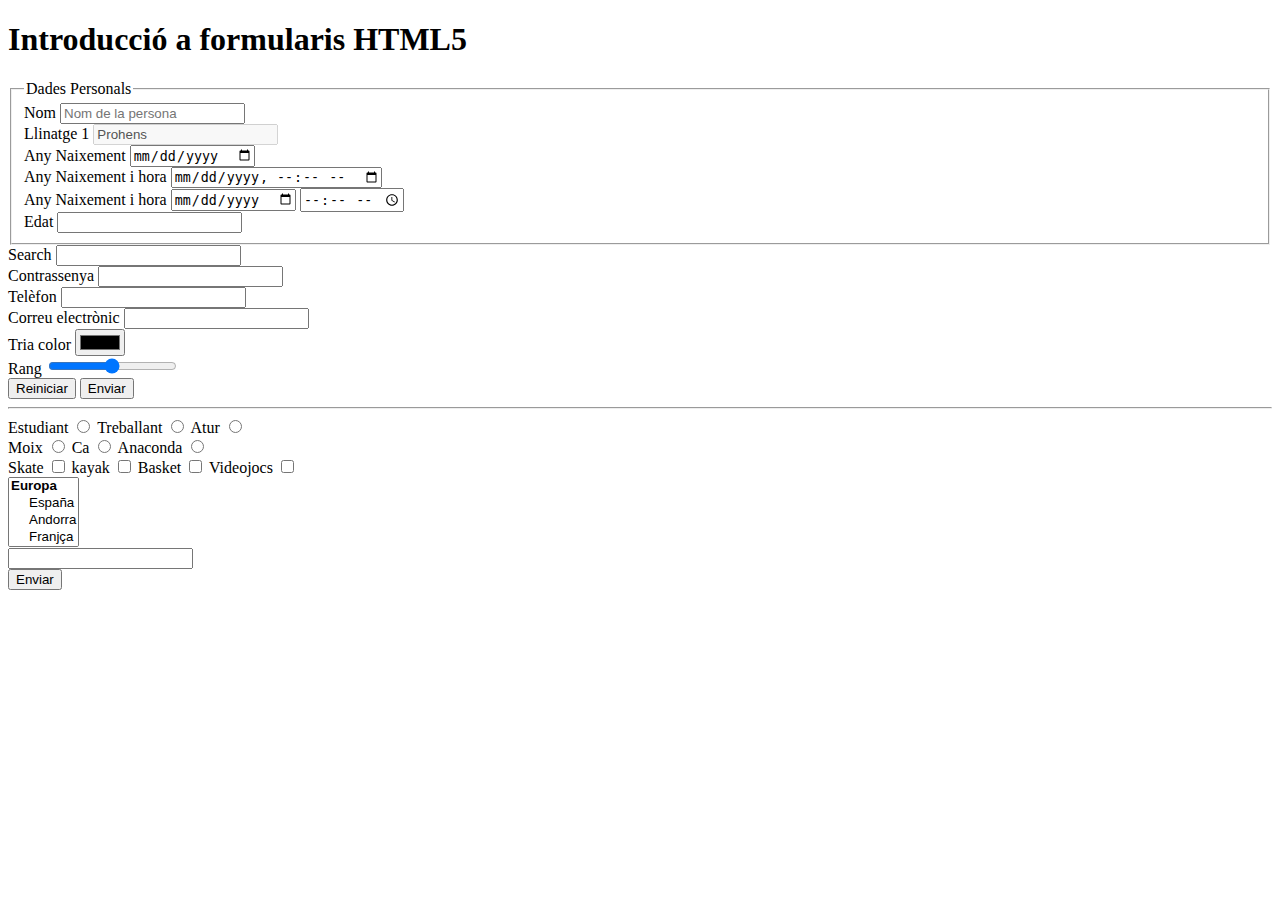
<file: Marques/formulari/profe.html>
<!DOCTYPE html>
<html lang="ca">

<head>
    <meta charset="UTF-8">
    <meta http-equiv="X-UA-Compatible" content="IE=edge">
    <meta name="viewport" content="width=device-width, initial-scale=1.0">
    
    <title>Formularis</title>
</head>

<body>
    <h1>Introducció a formularis HTML5</h1>

    <form action="https://httpbin.org/get" method="get">

        <fieldset>
            <legend>Dades Personals</legend>
            <div>
                <label for="nom">Nom</label>
                <input type="text" name="nom" id="nom" placeholder="Nom de la persona" required>
            </div>

            <div>
                <label>
                    Llinatge 1
                    <input type="text" name="llinatge1" value="Prohens" disabled>
                </label>
            </div>

            <div>
                <label>
                    Any Naixement
                    <input type="date" name="anyNaixement1">
                </label>
            </div>

            <div>
                <label>
                    Any Naixement i hora
                    <input type="datetime-local" name="anyHoraNaixement">
                </label>
            </div>

            <div>
                <label>
                    Any Naixement i hora
                    <input type="date" name="anyNaixement2">
                    <input type="time" name="horaNaixement">
                </label>
            </div>

            <div>
                <label>
                    Edat
                    <input type="number" name="edat">
                </label>
            </div>
        </fieldset>

        <div>
            <label>
                Search
                <input type="search" name="busca">
            </label>
        </div>

        <div>
            <label>
                Contrassenya
                <input type="password" name="pass">
            </label>
        </div>

        <div>
            <label>
                Telèfon
                <input type="tel" name="telefon">
            </label>
        </div>
        <div>
            <label>
                Correu electrònic
                <input type="email" name="email">
            </label>
        </div>

        <div>
            <label>
                Tria color
                <input type="color" name="color">
            </label>
        </div>

        <div>
            <label>
                Rang
                <input type="range" name="rang">
            </label>
        </div>

        <input type="reset" value="Reiniciar">

        <button>Enviar</button>
    </form>

    <hr>

    <form action="https://httpbin.org/get">
        <label>
            Estudiant
            <input type="radio" name="situacio" value="student">
        </label>
        <label>
            Treballant
            <input type="radio" name="situacio" value="working">
        </label>
        <label>
            Atur
            <input type="radio" name="situacio" value="sleeping">
        </label>

        <div>
            <label>
                Moix
                <input type="radio" name="animal" vale="cat">
            </label>
            <label>
                Ca
                <input type="radio" name="animal" value="dog">
            </label>
            <label>
                Anaconda
                <input type="radio" name="animal" value="anaconda">
            </label>
        </div>


        <div>
            <label>
                Skate
                <input type="checkbox" name="hobbie" value="skate">
            </label>
            <label>
                kayak
                <input type="checkbox" name="hobbie" value="kayak">
            </label>
            <label>
                Basket
                <input type="checkbox" name="hobbie" value="basket">
            </label>
            <label>
                Videojocs
                <input type="checkbox" name="hobbie" value="gaming">
            </label>

        </div>

        <select name="pais" multiple>
            <optgroup label="Europa">
                <option value="es">España</option>
                <option value="an">Andorra</option>
                <option value="fr">Franjça</option>
                <option value="it">Italia</option>
            </optgroup>

            <optgroup label="America">
                <option value="bo">Bolivia</option>
                <option value="us">EEUU</option>
                <option value="mx">Mèxic</option>
            </optgroup>

        </select>

        <div>
            <input type="list" name="llista" list="list_pais">
            <datalist id="list_pais">
                <option value="es">España</option>
                <option value="an">Andorra</option>
                <option value="fr">Franjça</option>
                <option value="it">Italia</option>
            </datalist>

        </div>

        <button>Enviar</button>



    </form>


</body>

</html>
</file>
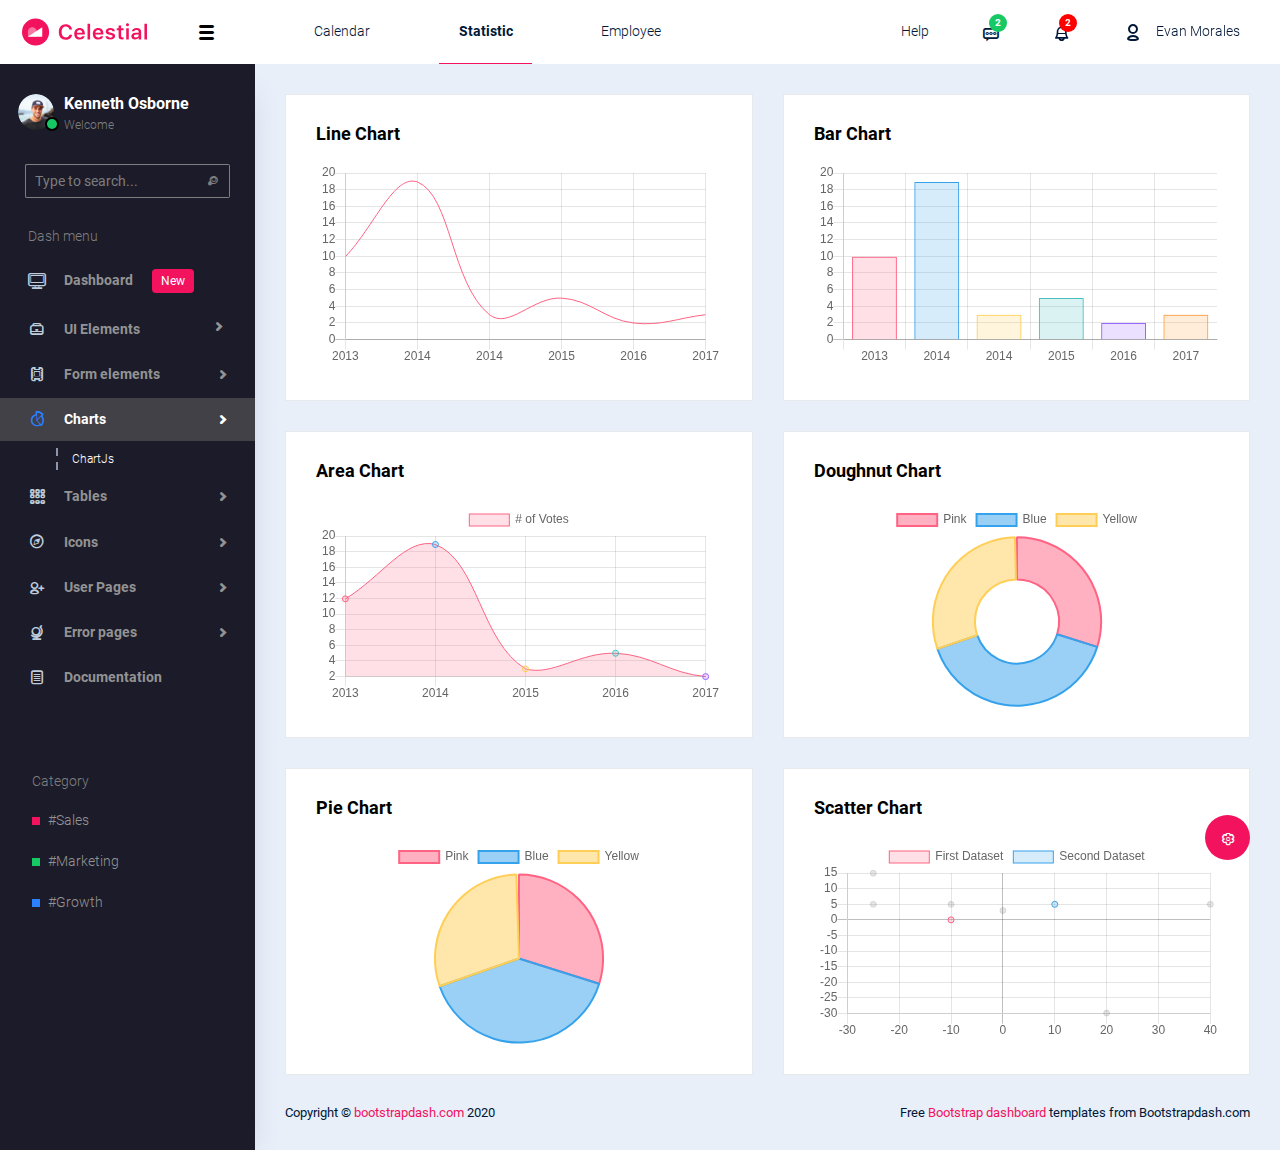
<file: Marques/template/pages/charts/chartjs.html>
<!DOCTYPE html>
<html lang="en">

<head>
  <!-- Required meta tags -->
  <meta charset="utf-8">
  <meta name="viewport" content="width=device-width, initial-scale=1, shrink-to-fit=no">
  <title>CelestialUI Admin</title>
  <!-- base:css -->
  <link rel="stylesheet" href="../../vendors/typicons.font/font/typicons.css">
  <link rel="stylesheet" href="../../vendors/css/vendor.bundle.base.css">
  <!-- endinject -->
  <!-- inject:css -->
  <link rel="stylesheet" href="../../css/vertical-layout-light/style.css">
  <!-- endinject -->
  <link rel="shortcut icon" href="../../images/favicon.png" />
</head>

<body>
  <div class="container-scroller">
    <!-- partial:../../partials/_navbar.html -->
    <nav class="navbar col-lg-12 col-12 p-0 fixed-top d-flex flex-row">
        <div class="text-center navbar-brand-wrapper d-flex align-items-center justify-content-center">
          <a class="navbar-brand brand-logo" href="../../index.html"><img src="../../images/logo.svg" alt="logo"/></a>
          <a class="navbar-brand brand-logo-mini" href="../../index.html"><img src="../../images/logo-mini.svg" alt="logo"/></a>
          <button class="navbar-toggler navbar-toggler align-self-center d-none d-lg-flex" type="button" data-toggle="minimize">
            <span class="typcn typcn-th-menu"></span>
          </button>
        </div>
        <div class="navbar-menu-wrapper d-flex align-items-center justify-content-end">
          <ul class="navbar-nav mr-lg-2">
            <li class="nav-item  d-none d-lg-flex">
              <a class="nav-link" href="#">
                Calendar
              </a>
            </li>
            <li class="nav-item  d-none d-lg-flex">
              <a class="nav-link active" href="#">
                Statistic
              </a>
            </li>
            <li class="nav-item  d-none d-lg-flex">
              <a class="nav-link" href="#">
                Employee
              </a>
            </li>
          </ul>
          <ul class="navbar-nav navbar-nav-right">
            <li class="nav-item d-none d-lg-flex  mr-2">
              <a class="nav-link" href="#">
                Help
              </a>
            </li>
            <li class="nav-item dropdown d-flex">
              <a class="nav-link count-indicator dropdown-toggle d-flex justify-content-center align-items-center" id="messageDropdown" href="#" data-toggle="dropdown">
                <i class="typcn typcn-message-typing"></i>
                <span class="count bg-success">2</span>
              </a>
              <div class="dropdown-menu dropdown-menu-right navbar-dropdown preview-list" aria-labelledby="messageDropdown">
                <p class="mb-0 font-weight-normal float-left dropdown-header">Messages</p>
                <a class="dropdown-item preview-item">
                  <div class="preview-thumbnail">
                    <img src="../../images/faces/face4.jpg" alt="image" class="profile-pic">
                  </div>
                  <div class="preview-item-content flex-grow">
                    <h6 class="preview-subject ellipsis font-weight-normal">David Grey
                    </h6>
                    <p class="font-weight-light small-text mb-0">
                      The meeting is cancelled
                    </p>
                  </div>
                </a>
                <a class="dropdown-item preview-item">
                  <div class="preview-thumbnail">
                    <img src="../../images/faces/face2.jpg" alt="image" class="profile-pic">
                  </div>
                  <div class="preview-item-content flex-grow">
                    <h6 class="preview-subject ellipsis font-weight-normal">Tim Cook
                    </h6>
                    <p class="font-weight-light small-text mb-0">
                      New product launch
                    </p>
                  </div>
                </a>
                <a class="dropdown-item preview-item">
                  <div class="preview-thumbnail">
                    <img src="../../images/faces/face3.jpg" alt="image" class="profile-pic">
                  </div>
                  <div class="preview-item-content flex-grow">
                    <h6 class="preview-subject ellipsis font-weight-normal"> Johnson
                    </h6>
                    <p class="font-weight-light small-text mb-0">
                      Upcoming board meeting
                    </p>
                  </div>
                </a>
              </div>
            </li>
            <li class="nav-item dropdown  d-flex">
              <a class="nav-link count-indicator dropdown-toggle d-flex align-items-center justify-content-center" id="notificationDropdown" href="#" data-toggle="dropdown">
                <i class="typcn typcn-bell mr-0"></i>
                <span class="count bg-danger">2</span>
              </a>
              <div class="dropdown-menu dropdown-menu-right navbar-dropdown preview-list" aria-labelledby="notificationDropdown">
                <p class="mb-0 font-weight-normal float-left dropdown-header">Notifications</p>
                <a class="dropdown-item preview-item">
                  <div class="preview-thumbnail">
                    <div class="preview-icon bg-success">
                      <i class="typcn typcn-info-large mx-0"></i>
                    </div>
                  </div>
                  <div class="preview-item-content">
                    <h6 class="preview-subject font-weight-normal">Application Error</h6>
                    <p class="font-weight-light small-text mb-0">
                      Just now
                    </p>
                  </div>
                </a>
                <a class="dropdown-item preview-item">
                  <div class="preview-thumbnail">
                    <div class="preview-icon bg-warning">
                      <i class="typcn typcn-cog mx-0"></i>
                    </div>
                  </div>
                  <div class="preview-item-content">
                    <h6 class="preview-subject font-weight-normal">Settings</h6>
                    <p class="font-weight-light small-text mb-0">
                      Private message
                    </p>
                  </div>
                </a>
                <a class="dropdown-item preview-item">
                  <div class="preview-thumbnail">
                    <div class="preview-icon bg-info">
                      <i class="typcn typcn-user-outline mx-0"></i>
                    </div>
                  </div>
                  <div class="preview-item-content">
                    <h6 class="preview-subject font-weight-normal">New user registration</h6>
                    <p class="font-weight-light small-text mb-0">
                      2 days ago
                    </p>
                  </div>
                </a>
              </div>
            </li>
            <li class="nav-item nav-profile dropdown">
              <a class="nav-link dropdown-toggle  pl-0 pr-0" href="#" data-toggle="dropdown" id="profileDropdown">
                <i class="typcn typcn-user-outline mr-0"></i>
                <span class="nav-profile-name">Evan Morales</span>
              </a>
              <div class="dropdown-menu dropdown-menu-right navbar-dropdown" aria-labelledby="profileDropdown">
                <a class="dropdown-item">
                <i class="typcn typcn-cog text-primary"></i>
                Settings
                </a>
                <a class="dropdown-item">
                <i class="typcn typcn-power text-primary"></i>
                Logout
                </a>
              </div>
            </li>
          </ul>
          <button class="navbar-toggler navbar-toggler-right d-lg-none align-self-center" type="button" data-toggle="offcanvas">
            <span class="typcn typcn-th-menu"></span>
          </button>
        </div>
      </nav>
    <!-- partial -->
    <div class="container-fluid page-body-wrapper">
      <!-- partial:../../partials/_settings-panel.html -->
      <div class="theme-setting-wrapper">
          <div id="settings-trigger"><i class="typcn typcn-cog-outline"></i></div>
          <div id="theme-settings" class="settings-panel">
            <i class="settings-close typcn typcn-delete-outline"></i>
            <p class="settings-heading">SIDEBAR SKINS</p>
            <div class="sidebar-bg-options" id="sidebar-light-theme">
              <div class="img-ss rounded-circle bg-light border mr-3"></div>
              Light
            </div>
            <div class="sidebar-bg-options selected" id="sidebar-dark-theme">
              <div class="img-ss rounded-circle bg-dark border mr-3"></div>
              Dark
            </div>
            <p class="settings-heading mt-2">HEADER SKINS</p>
            <div class="color-tiles mx-0 px-4">
              <div class="tiles success"></div>
              <div class="tiles warning"></div>
              <div class="tiles danger"></div>
              <div class="tiles primary"></div>
              <div class="tiles info"></div>
              <div class="tiles dark"></div>
              <div class="tiles default border"></div>
            </div>
          </div>
        </div>
      <!-- partial -->
      <!-- partial:../../partials/_sidebar.html -->
      <nav class="sidebar sidebar-offcanvas" id="sidebar">
        <ul class="nav">
          <li class="nav-item">
            <div class="d-flex sidebar-profile">
              <div class="sidebar-profile-image">
                <img src="../../images/faces/face29.png" alt="image">
                <span class="sidebar-status-indicator"></span>
              </div>
              <div class="sidebar-profile-name">
                <p class="sidebar-name">
                  Kenneth Osborne
                </p>
                <p class="sidebar-designation">
                  Welcome
                </p>
              </div>
            </div>
            <div class="nav-search">
              <div class="input-group">
                <input type="text" class="form-control" placeholder="Type to search..." aria-label="search" aria-describedby="search">
                <div class="input-group-append">
                  <span class="input-group-text" id="search">
                    <i class="typcn typcn-zoom"></i>
                  </span>
                </div>
              </div>
            </div>
            <p class="sidebar-menu-title">Dash menu</p>
          </li>
          <li class="nav-item">
            <a class="nav-link" href="../../index.html">
              <i class="typcn typcn-device-desktop menu-icon"></i>
              <span class="menu-title">Dashboard <span class="badge badge-primary ml-3">New</span></span>
            </a>
          </li>
          <li class="nav-item">
            <a class="nav-link" data-toggle="collapse" href="#ui-basic" aria-expanded="false" aria-controls="ui-basic">
              <i class="typcn typcn-briefcase menu-icon"></i>
              <span class="menu-title">UI Elements</span>
              <i class="typcn typcn-chevron-right menu-arrow"></i>
            </a>
            <div class="collapse" id="ui-basic">
              <ul class="nav flex-column sub-menu">
                <li class="nav-item"> <a class="nav-link" href="../../pages/ui-features/buttons.html">Buttons</a></li>
                <li class="nav-item"> <a class="nav-link" href="../../pages/ui-features/dropdowns.html">Dropdowns</a></li>
                <li class="nav-item"> <a class="nav-link" href="../../pages/ui-features/typography.html">Typography</a></li>
              </ul>
            </div>
          </li>
          <li class="nav-item">
            <a class="nav-link" data-toggle="collapse" href="#form-elements" aria-expanded="false" aria-controls="form-elements">
              <i class="typcn typcn-film menu-icon"></i>
              <span class="menu-title">Form elements</span>
              <i class="menu-arrow"></i>
            </a>
            <div class="collapse" id="form-elements">
              <ul class="nav flex-column sub-menu">
                <li class="nav-item"><a class="nav-link" href="../../pages/forms/basic_elements.html">Basic Elements</a></li>
              </ul>
            </div>
          </li>
          <li class="nav-item">
            <a class="nav-link" data-toggle="collapse" href="#charts" aria-expanded="false" aria-controls="charts">
              <i class="typcn typcn-chart-pie-outline menu-icon"></i>
              <span class="menu-title">Charts</span>
              <i class="menu-arrow"></i>
            </a>
            <div class="collapse" id="charts">
              <ul class="nav flex-column sub-menu">
                <li class="nav-item"> <a class="nav-link" href="../../pages/charts/chartjs.html">ChartJs</a></li>
              </ul>
            </div>
          </li>
          <li class="nav-item">
            <a class="nav-link" data-toggle="collapse" href="#tables" aria-expanded="false" aria-controls="tables">
              <i class="typcn typcn-th-small-outline menu-icon"></i>
              <span class="menu-title">Tables</span>
              <i class="menu-arrow"></i>
            </a>
            <div class="collapse" id="tables">
              <ul class="nav flex-column sub-menu">
                <li class="nav-item"> <a class="nav-link" href="../../pages/tables/basic-table.html">Basic table</a></li>
              </ul>
            </div>
          </li>
          <li class="nav-item">
            <a class="nav-link" data-toggle="collapse" href="#icons" aria-expanded="false" aria-controls="icons">
              <i class="typcn typcn-compass menu-icon"></i>
              <span class="menu-title">Icons</span>
              <i class="menu-arrow"></i>
            </a>
            <div class="collapse" id="icons">
              <ul class="nav flex-column sub-menu">
                <li class="nav-item"> <a class="nav-link" href="../../pages/icons/mdi.html">Mdi icons</a></li>
              </ul>
            </div>
          </li>
          <li class="nav-item">
            <a class="nav-link" data-toggle="collapse" href="#auth" aria-expanded="false" aria-controls="auth">
              <i class="typcn typcn-user-add-outline menu-icon"></i>
              <span class="menu-title">User Pages</span>
              <i class="menu-arrow"></i>
            </a>
            <div class="collapse" id="auth">
              <ul class="nav flex-column sub-menu">
                <li class="nav-item"> <a class="nav-link" href="../../pages/samples/login.html"> Login </a></li>
                <li class="nav-item"> <a class="nav-link" href="../../pages/samples/register.html"> Register </a></li>
              </ul>
            </div>
          </li>
          <li class="nav-item">
            <a class="nav-link" data-toggle="collapse" href="#error" aria-expanded="false" aria-controls="error">
              <i class="typcn typcn-globe-outline menu-icon"></i>
              <span class="menu-title">Error pages</span>
              <i class="menu-arrow"></i>
            </a>
            <div class="collapse" id="error">
              <ul class="nav flex-column sub-menu">
                <li class="nav-item"> <a class="nav-link" href="../../pages/samples/error-404.html"> 404 </a></li>
                <li class="nav-item"> <a class="nav-link" href="../../pages/samples/error-500.html"> 500 </a></li>
              </ul>
            </div>
          </li>
          <li class="nav-item">
            <a class="nav-link" href="../../pages/documentation/documentation.html">
              <i class="typcn typcn-document-text menu-icon"></i>
              <span class="menu-title">Documentation</span>
            </a>
          </li>
        </ul>
        <ul class="sidebar-legend">
          <li>
            <p class="sidebar-menu-title">Category</p>
          </li>
          <li class="nav-item"><a href="#" class="nav-link">#Sales</a></li>
          <li class="nav-item"><a href="#" class="nav-link">#Marketing</a></li>
          <li class="nav-item"><a href="#" class="nav-link">#Growth</a></li>
        </ul>
      </nav>
      <!-- partial -->
      <div class="main-panel">
        <div class="content-wrapper">
          <div class="row">
            <div class="col-lg-6 grid-margin stretch-card">
              <div class="card">
                <div class="card-body">
                  <h4 class="card-title">Line chart</h4>
                  <canvas id="lineChart"></canvas>
                </div>
              </div>
            </div>
            <div class="col-lg-6 grid-margin stretch-card">
              <div class="card">
                <div class="card-body">
                  <h4 class="card-title">Bar chart</h4>
                  <canvas id="barChart"></canvas>
                </div>
              </div>
            </div>
          </div>
          <div class="row">
            <div class="col-lg-6 grid-margin stretch-card">
              <div class="card">
                <div class="card-body">
                  <h4 class="card-title">Area chart</h4>
                  <canvas id="areaChart"></canvas>
                </div>
              </div>
            </div>
            <div class="col-lg-6 grid-margin stretch-card">
              <div class="card">
                <div class="card-body">
                  <h4 class="card-title">Doughnut chart</h4>
                  <canvas id="doughnutChart"></canvas>
                </div>
              </div>
            </div>
          </div>
          <div class="row">
            <div class="col-lg-6 grid-margin grid-margin-lg-0 stretch-card">
              <div class="card">
                <div class="card-body">
                  <h4 class="card-title">Pie chart</h4>
                  <canvas id="pieChart"></canvas>
                </div>
              </div>
            </div>
            <div class="col-lg-6 grid-margin grid-margin-lg-0 stretch-card">
              <div class="card">
                <div class="card-body">
                  <h4 class="card-title">Scatter chart</h4>
                  <canvas id="scatterChart"></canvas>
                </div>
              </div>
            </div>
          </div>
        </div>
        <!-- content-wrapper ends -->
        <!-- partial:../../partials/_footer.html -->
        <footer class="footer">
            <div class="d-sm-flex justify-content-center justify-content-sm-between">
              <span class="text-center text-sm-left d-block d-sm-inline-block">Copyright © <a href="https://www.bootstrapdash.com/" target="_blank">bootstrapdash.com</a> 2020</span>
              <span class="float-none float-sm-right d-block mt-1 mt-sm-0 text-center">Free <a href="https://www.bootstrapdash.com/" target="_blank">Bootstrap dashboard </a>templates from Bootstrapdash.com</span>
            </div>
          </footer>
        <!-- partial -->
      </div>
      <!-- main-panel ends -->
    </div>
    <!-- page-body-wrapper ends -->
  </div>
  <!-- container-scroller -->
  <!-- base:js -->
  <script src="../../vendors/js/vendor.bundle.base.js"></script>
  <!-- endinject -->
  <!-- inject:js -->
  <script src="../../js/off-canvas.js"></script>
  <script src="../../js/hoverable-collapse.js"></script>
  <script src="../../js/template.js"></script>
  <script src="../../js/settings.js"></script>
  <script src="../../js/todolist.js"></script>
  <!-- endinject -->
  <!-- plugin js for this page -->
  <script src="../../vendors/chart.js/Chart.min.js"></script>
  <!-- End plugin js for this page -->
  <!-- Custom js for this page-->
  <script src="../../js/chart.js"></script>
  <!-- End custom js for this page-->
</body>

</html>
</file>
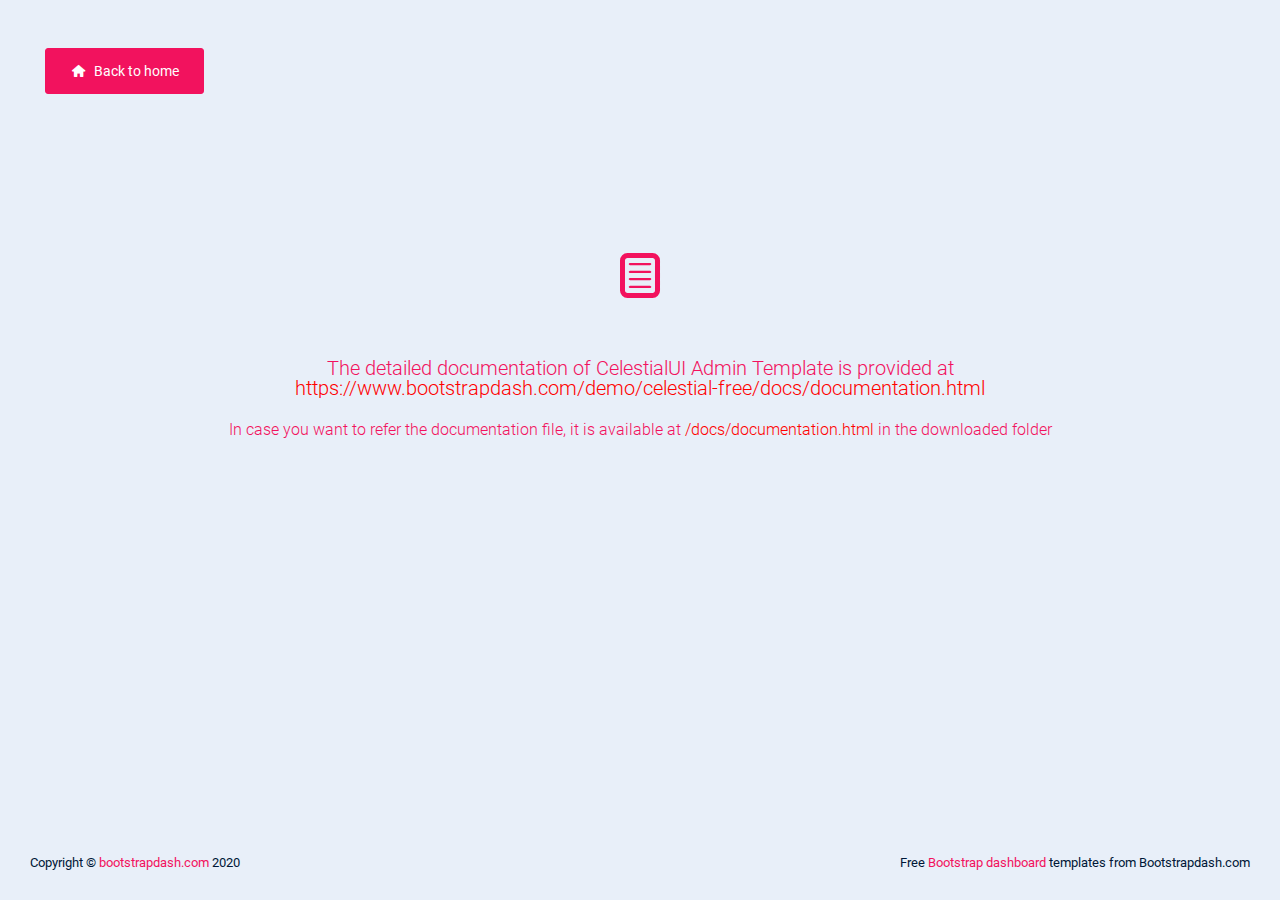
<file: Marques/template/pages/documentation/documentation.html>
<!DOCTYPE html>
<html lang="en">

<head>
  <!-- Required meta tags -->
  <meta charset="utf-8">
  <meta name="viewport" content="width=device-width, initial-scale=1, shrink-to-fit=no">
  <title>CelestialUI Admin Dashboard</title>
  <!-- base:css -->
  <link rel="stylesheet" href="../../vendors/typicons.font/font/typicons.css">
  <link rel="stylesheet" href="../../vendors/css/vendor.bundle.base.css">
  <!-- endinject -->
  <!-- plugin css for this page -->
  <!-- End plugin css for this page -->
  <!-- inject:css -->
  <link rel="stylesheet" href="../../css/vertical-layout-light/style.css">
  <!-- endinject -->
  <link rel="shortcut icon" href="../../images/favicon.png" />
</head>

<body>
    <div class=" container-scroller">
        <div class="container-fluid page-body-wrapper full-page-wrapper">
          <div class="main-panel w-100  documentation">
            <div class="content-wrapper">
              <div class="container-fluid">
                <div class="row">
                  <div class="col-12 pt-5">
                    <a class="btn btn-primary" href="../../index.html"><i class="typcn typcn-home mr-2"></i>Back to home</a>
                  </div>
                </div>
                <div class="row pt-5 mt-5">
                  <div class="col-12 pt-5 text-center">
                    <i class="text-primary typcn typcn-document-text display-1"></i>
                    <h3 class="text-primary font-weight-light mt-5">
                      The detailed documentation of CelestialUI Admin Template is provided at 
                      <a href="https://www.bootstrapdash.com/demo/celestial-free/docs/documentation.html" target="_blank" class="text-danger d-block text-truncate">
                        https://www.bootstrapdash.com/demo/celestial-free/docs/documentation.html
                      </a>
                    </h3>
                    <h4 class="mt-4 font-weight-light text-primary">
                      In case you want to refer the documentation file, it is available at 
                      <span class="text-danger">/docs/documentation.html</span> 
                      in the downloaded folder
                    </h4>
                  </div>
                </div>
              </div>
            </div>
            <!-- partial:../../partials/_footer.html -->
            <footer class="footer">
            <div class="d-sm-flex justify-content-center justify-content-sm-between">
              <span class="text-center text-sm-left d-block d-sm-inline-block">Copyright © <a href="https://www.bootstrapdash.com/" target="_blank">bootstrapdash.com</a> 2020</span>
              <span class="float-none float-sm-right d-block mt-1 mt-sm-0 text-center">Free <a href="https://www.bootstrapdash.com/" target="_blank">Bootstrap dashboard </a>templates from Bootstrapdash.com</span>
            </div>
          </footer>
            <!-- partial -->
          </div>
        </div>
      </div>
<!-- base:js -->
<script src="../../vendors/js/vendor.bundle.base.js"></script>
<!-- endinject -->
<!-- inject:js -->
<script src="../../js/off-canvas.js"></script>
<script src="../../js/hoverable-collapse.js"></script>
<script src="../../js/template.js"></script>
<script src="../../js/settings.js"></script>
<script src="../../js/todolist.js"></script>
<!-- endinject -->
<!-- Custom js for this page-->
<!-- End custom js for this page-->
</body>

</html>
</file>
<file: Marques/template/vendors/typicons.font/font/typicons.css>
@charset 'UTF-8';
 
/* @FONT-FACE loads font into browser */
@font-face {
  font-family: 'typicons';
  font-weight: normal;
  font-style: normal;
  src: url('typicons.eot');
  src: url('typicons.eot?#iefix') format('embedded-opentype'),
       url('typicons.woff') format('woff'),
       url('typicons.ttf') format('truetype'),
       url('typicons.svg#typicons') format('svg');
}
 
/* :before psuedo-selector inserts and styles icon */
.typcn:before {
  font-family: 'typicons';
  font-style: normal;
  font-weight: normal;
  speak: none;
  display: inline-block;
  text-decoration: inherit;
  width: 1em;
  height: 1em;
  font-size: 1em;
  text-align: center;
  -webkit-font-smoothing: antialiased;
  font-smoothing: antialiased;
  text-rendering: optimizeLegibility;
}
 
/* Code for individual icons */ 
.typcn-adjust-brightness:before { 
  content: '\e000'; /* '' */
} 
.typcn-adjust-contrast:before { 
  content: '\e001'; /* '' */
} 
.typcn-anchor-outline:before { 
  content: '\e002'; /* '' */
} 
.typcn-anchor:before { 
  content: '\e003'; /* '' */
} 
.typcn-archive:before { 
  content: '\e004'; /* '' */
} 
.typcn-arrow-back-outline:before { 
  content: '\e005'; /* '' */
} 
.typcn-arrow-back:before { 
  content: '\e006'; /* '' */
} 
.typcn-arrow-down-outline:before { 
  content: '\e007'; /* '' */
} 
.typcn-arrow-down-thick:before { 
  content: '\e008'; /* '' */
} 
.typcn-arrow-down:before { 
  content: '\e009'; /* '' */
} 
.typcn-arrow-forward-outline:before { 
  content: '\e00a'; /* '' */
} 
.typcn-arrow-forward:before { 
  content: '\e00b'; /* '' */
} 
.typcn-arrow-left-outline:before { 
  content: '\e00c'; /* '' */
} 
.typcn-arrow-left-thick:before { 
  content: '\e00d'; /* '' */
} 
.typcn-arrow-left:before { 
  content: '\e00e'; /* '' */
} 
.typcn-arrow-loop-outline:before { 
  content: '\e00f'; /* '' */
} 
.typcn-arrow-loop:before { 
  content: '\e010'; /* '' */
} 
.typcn-arrow-maximise-outline:before { 
  content: '\e011'; /* '' */
} 
.typcn-arrow-maximise:before { 
  content: '\e012'; /* '' */
} 
.typcn-arrow-minimise-outline:before { 
  content: '\e013'; /* '' */
} 
.typcn-arrow-minimise:before { 
  content: '\e014'; /* '' */
} 
.typcn-arrow-move-outline:before { 
  content: '\e015'; /* '' */
} 
.typcn-arrow-move:before { 
  content: '\e016'; /* '' */
} 
.typcn-arrow-repeat-outline:before { 
  content: '\e017'; /* '' */
} 
.typcn-arrow-repeat:before { 
  content: '\e018'; /* '' */
} 
.typcn-arrow-right-outline:before { 
  content: '\e019'; /* '' */
} 
.typcn-arrow-right-thick:before { 
  content: '\e01a'; /* '' */
} 
.typcn-arrow-right:before { 
  content: '\e01b'; /* '' */
} 
.typcn-arrow-shuffle:before { 
  content: '\e01c'; /* '' */
} 
.typcn-arrow-sorted-down:before { 
  content: '\e01d'; /* '' */
} 
.typcn-arrow-sorted-up:before { 
  content: '\e01e'; /* '' */
} 
.typcn-arrow-sync-outline:before { 
  content: '\e01f'; /* '' */
} 
.typcn-arrow-sync:before { 
  content: '\e020'; /* '' */
} 
.typcn-arrow-unsorted:before { 
  content: '\e021'; /* '' */
} 
.typcn-arrow-up-outline:before { 
  content: '\e022'; /* '' */
} 
.typcn-arrow-up-thick:before { 
  content: '\e023'; /* '' */
} 
.typcn-arrow-up:before { 
  content: '\e024'; /* '' */
} 
.typcn-at:before { 
  content: '\e025'; /* '' */
} 
.typcn-attachment-outline:before { 
  content: '\e026'; /* '' */
} 
.typcn-attachment:before { 
  content: '\e027'; /* '' */
} 
.typcn-backspace-outline:before { 
  content: '\e028'; /* '' */
} 
.typcn-backspace:before { 
  content: '\e029'; /* '' */
} 
.typcn-battery-charge:before { 
  content: '\e02a'; /* '' */
} 
.typcn-battery-full:before { 
  content: '\e02b'; /* '' */
} 
.typcn-battery-high:before { 
  content: '\e02c'; /* '' */
} 
.typcn-battery-low:before { 
  content: '\e02d'; /* '' */
} 
.typcn-battery-mid:before { 
  content: '\e02e'; /* '' */
} 
.typcn-beaker:before { 
  content: '\e02f'; /* '' */
} 
.typcn-beer:before { 
  content: '\e030'; /* '' */
} 
.typcn-bell:before { 
  content: '\e031'; /* '' */
} 
.typcn-book:before { 
  content: '\e032'; /* '' */
} 
.typcn-bookmark:before { 
  content: '\e033'; /* '' */
} 
.typcn-briefcase:before { 
  content: '\e034'; /* '' */
} 
.typcn-brush:before { 
  content: '\e035'; /* '' */
} 
.typcn-business-card:before { 
  content: '\e036'; /* '' */
} 
.typcn-calculator:before { 
  content: '\e037'; /* '' */
} 
.typcn-calendar-outline:before { 
  content: '\e038'; /* '' */
} 
.typcn-calendar:before { 
  content: '\e039'; /* '' */
} 
.typcn-camera-outline:before { 
  content: '\e03a'; /* '' */
} 
.typcn-camera:before { 
  content: '\e03b'; /* '' */
} 
.typcn-cancel-outline:before { 
  content: '\e03c'; /* '' */
} 
.typcn-cancel:before { 
  content: '\e03d'; /* '' */
} 
.typcn-chart-area-outline:before { 
  content: '\e03e'; /* '' */
} 
.typcn-chart-area:before { 
  content: '\e03f'; /* '' */
} 
.typcn-chart-bar-outline:before { 
  content: '\e040'; /* '' */
} 
.typcn-chart-bar:before { 
  content: '\e041'; /* '' */
} 
.typcn-chart-line-outline:before { 
  content: '\e042'; /* '' */
} 
.typcn-chart-line:before { 
  content: '\e043'; /* '' */
} 
.typcn-chart-pie-outline:before { 
  content: '\e044'; /* '' */
} 
.typcn-chart-pie:before { 
  content: '\e045'; /* '' */
} 
.typcn-chevron-left-outline:before { 
  content: '\e046'; /* '' */
} 
.typcn-chevron-left:before { 
  content: '\e047'; /* '' */
} 
.typcn-chevron-right-outline:before { 
  content: '\e048'; /* '' */
} 
.typcn-chevron-right:before { 
  content: '\e049'; /* '' */
} 
.typcn-clipboard:before { 
  content: '\e04a'; /* '' */
} 
.typcn-cloud-storage:before { 
  content: '\e04b'; /* '' */
} 
.typcn-cloud-storage-outline:before { 
  content: '\e054'; /* '' */
} 
.typcn-code-outline:before { 
  content: '\e04c'; /* '' */
} 
.typcn-code:before { 
  content: '\e04d'; /* '' */
} 
.typcn-coffee:before { 
  content: '\e04e'; /* '' */
} 
.typcn-cog-outline:before { 
  content: '\e04f'; /* '' */
} 
.typcn-cog:before { 
  content: '\e050'; /* '' */
} 
.typcn-compass:before { 
  content: '\e051'; /* '' */
} 
.typcn-contacts:before { 
  content: '\e052'; /* '' */
} 
.typcn-credit-card:before { 
  content: '\e053'; /* '' */
} 
.typcn-css3:before { 
  content: '\e055'; /* '' */
} 
.typcn-database:before { 
  content: '\e056'; /* '' */
} 
.typcn-delete-outline:before { 
  content: '\e057'; /* '' */
} 
.typcn-delete:before { 
  content: '\e058'; /* '' */
} 
.typcn-device-desktop:before { 
  content: '\e059'; /* '' */
} 
.typcn-device-laptop:before { 
  content: '\e05a'; /* '' */
} 
.typcn-device-phone:before { 
  content: '\e05b'; /* '' */
} 
.typcn-device-tablet:before { 
  content: '\e05c'; /* '' */
} 
.typcn-directions:before { 
  content: '\e05d'; /* '' */
} 
.typcn-divide-outline:before { 
  content: '\e05e'; /* '' */
} 
.typcn-divide:before { 
  content: '\e05f'; /* '' */
} 
.typcn-document-add:before { 
  content: '\e060'; /* '' */
} 
.typcn-document-delete:before { 
  content: '\e061'; /* '' */
} 
.typcn-document-text:before { 
  content: '\e062'; /* '' */
} 
.typcn-document:before { 
  content: '\e063'; /* '' */
} 
.typcn-download-outline:before { 
  content: '\e064'; /* '' */
} 
.typcn-download:before { 
  content: '\e065'; /* '' */
} 
.typcn-dropbox:before { 
  content: '\e066'; /* '' */
} 
.typcn-edit:before { 
  content: '\e067'; /* '' */
} 
.typcn-eject-outline:before { 
  content: '\e068'; /* '' */
} 
.typcn-eject:before { 
  content: '\e069'; /* '' */
} 
.typcn-equals-outline:before { 
  content: '\e06a'; /* '' */
} 
.typcn-equals:before { 
  content: '\e06b'; /* '' */
} 
.typcn-export-outline:before { 
  content: '\e06c'; /* '' */
} 
.typcn-export:before { 
  content: '\e06d'; /* '' */
} 
.typcn-eye-outline:before { 
  content: '\e06e'; /* '' */
} 
.typcn-eye:before { 
  content: '\e06f'; /* '' */
} 
.typcn-feather:before { 
  content: '\e070'; /* '' */
} 
.typcn-film:before { 
  content: '\e071'; /* '' */
} 
.typcn-filter:before { 
  content: '\e072'; /* '' */
} 
.typcn-flag-outline:before { 
  content: '\e073'; /* '' */
} 
.typcn-flag:before { 
  content: '\e074'; /* '' */
} 
.typcn-flash-outline:before { 
  content: '\e075'; /* '' */
} 
.typcn-flash:before { 
  content: '\e076'; /* '' */
} 
.typcn-flow-children:before { 
  content: '\e077'; /* '' */
} 
.typcn-flow-merge:before { 
  content: '\e078'; /* '' */
} 
.typcn-flow-parallel:before { 
  content: '\e079'; /* '' */
} 
.typcn-flow-switch:before { 
  content: '\e07a'; /* '' */
} 
.typcn-folder-add:before { 
  content: '\e07b'; /* '' */
} 
.typcn-folder-delete:before { 
  content: '\e07c'; /* '' */
} 
.typcn-folder-open:before { 
  content: '\e07d'; /* '' */
} 
.typcn-folder:before { 
  content: '\e07e'; /* '' */
} 
.typcn-gift:before { 
  content: '\e07f'; /* '' */
} 
.typcn-globe-outline:before { 
  content: '\e080'; /* '' */
} 
.typcn-globe:before { 
  content: '\e081'; /* '' */
} 
.typcn-group-outline:before { 
  content: '\e082'; /* '' */
} 
.typcn-group:before { 
  content: '\e083'; /* '' */
} 
.typcn-headphones:before { 
  content: '\e084'; /* '' */
} 
.typcn-heart-full-outline:before { 
  content: '\e085'; /* '' */
} 
.typcn-heart-half-outline:before { 
  content: '\e086'; /* '' */
} 
.typcn-heart-outline:before { 
  content: '\e087'; /* '' */
} 
.typcn-heart:before { 
  content: '\e088'; /* '' */
} 
.typcn-home-outline:before { 
  content: '\e089'; /* '' */
} 
.typcn-home:before { 
  content: '\e08a'; /* '' */
} 
.typcn-html5:before { 
  content: '\e08b'; /* '' */
} 
.typcn-image-outline:before { 
  content: '\e08c'; /* '' */
} 
.typcn-image:before { 
  content: '\e08d'; /* '' */
} 
.typcn-infinity-outline:before { 
  content: '\e08e'; /* '' */
} 
.typcn-infinity:before { 
  content: '\e08f'; /* '' */
} 
.typcn-info-large-outline:before { 
  content: '\e090'; /* '' */
} 
.typcn-info-large:before { 
  content: '\e091'; /* '' */
} 
.typcn-info-outline:before { 
  content: '\e092'; /* '' */
} 
.typcn-info:before { 
  content: '\e093'; /* '' */
} 
.typcn-input-checked-outline:before { 
  content: '\e094'; /* '' */
} 
.typcn-input-checked:before { 
  content: '\e095'; /* '' */
} 
.typcn-key-outline:before { 
  content: '\e096'; /* '' */
} 
.typcn-key:before { 
  content: '\e097'; /* '' */
} 
.typcn-keyboard:before { 
  content: '\e098'; /* '' */
} 
.typcn-leaf:before { 
  content: '\e099'; /* '' */
} 
.typcn-lightbulb:before { 
  content: '\e09a'; /* '' */
} 
.typcn-link-outline:before { 
  content: '\e09b'; /* '' */
} 
.typcn-link:before { 
  content: '\e09c'; /* '' */
} 
.typcn-location-arrow-outline:before { 
  content: '\e09d'; /* '' */
} 
.typcn-location-arrow:before { 
  content: '\e09e'; /* '' */
} 
.typcn-location-outline:before { 
  content: '\e09f'; /* '' */
} 
.typcn-location:before { 
  content: '\e0a0'; /* '' */
} 
.typcn-lock-closed-outline:before { 
  content: '\e0a1'; /* '' */
} 
.typcn-lock-closed:before { 
  content: '\e0a2'; /* '' */
} 
.typcn-lock-open-outline:before { 
  content: '\e0a3'; /* '' */
} 
.typcn-lock-open:before { 
  content: '\e0a4'; /* '' */
} 
.typcn-mail:before { 
  content: '\e0a5'; /* '' */
} 
.typcn-map:before { 
  content: '\e0a6'; /* '' */
} 
.typcn-media-eject-outline:before { 
  content: '\e0a7'; /* '' */
} 
.typcn-media-eject:before { 
  content: '\e0a8'; /* '' */
} 
.typcn-media-fast-forward-outline:before { 
  content: '\e0a9'; /* '' */
} 
.typcn-media-fast-forward:before { 
  content: '\e0aa'; /* '' */
} 
.typcn-media-pause-outline:before { 
  content: '\e0ab'; /* '' */
} 
.typcn-media-pause:before { 
  content: '\e0ac'; /* '' */
} 
.typcn-media-play-outline:before { 
  content: '\e0ad'; /* '' */
} 
.typcn-media-play-reverse-outline:before { 
  content: '\e0ae'; /* '' */
} 
.typcn-media-play-reverse:before { 
  content: '\e0af'; /* '' */
} 
.typcn-media-play:before { 
  content: '\e0b0'; /* '' */
} 
.typcn-media-record-outline:before { 
  content: '\e0b1'; /* '' */
} 
.typcn-media-record:before { 
  content: '\e0b2'; /* '' */
} 
.typcn-media-rewind-outline:before { 
  content: '\e0b3'; /* '' */
} 
.typcn-media-rewind:before { 
  content: '\e0b4'; /* '' */
} 
.typcn-media-stop-outline:before { 
  content: '\e0b5'; /* '' */
} 
.typcn-media-stop:before { 
  content: '\e0b6'; /* '' */
} 
.typcn-message-typing:before { 
  content: '\e0b7'; /* '' */
} 
.typcn-message:before { 
  content: '\e0b8'; /* '' */
} 
.typcn-messages:before { 
  content: '\e0b9'; /* '' */
} 
.typcn-microphone-outline:before { 
  content: '\e0ba'; /* '' */
} 
.typcn-microphone:before { 
  content: '\e0bb'; /* '' */
} 
.typcn-minus-outline:before { 
  content: '\e0bc'; /* '' */
} 
.typcn-minus:before { 
  content: '\e0bd'; /* '' */
} 
.typcn-mortar-board:before { 
  content: '\e0be'; /* '' */
} 
.typcn-news:before { 
  content: '\e0bf'; /* '' */
} 
.typcn-notes-outline:before { 
  content: '\e0c0'; /* '' */
} 
.typcn-notes:before { 
  content: '\e0c1'; /* '' */
} 
.typcn-pen:before { 
  content: '\e0c2'; /* '' */
} 
.typcn-pencil:before { 
  content: '\e0c3'; /* '' */
} 
.typcn-phone-outline:before { 
  content: '\e0c4'; /* '' */
} 
.typcn-phone:before { 
  content: '\e0c5'; /* '' */
} 
.typcn-pi-outline:before { 
  content: '\e0c6'; /* '' */
} 
.typcn-pi:before { 
  content: '\e0c7'; /* '' */
} 
.typcn-pin-outline:before { 
  content: '\e0c8'; /* '' */
} 
.typcn-pin:before { 
  content: '\e0c9'; /* '' */
} 
.typcn-pipette:before { 
  content: '\e0ca'; /* '' */
} 
.typcn-plane-outline:before { 
  content: '\e0cb'; /* '' */
} 
.typcn-plane:before { 
  content: '\e0cc'; /* '' */
} 
.typcn-plug:before { 
  content: '\e0cd'; /* '' */
} 
.typcn-plus-outline:before { 
  content: '\e0ce'; /* '' */
} 
.typcn-plus:before { 
  content: '\e0cf'; /* '' */
} 
.typcn-point-of-interest-outline:before { 
  content: '\e0d0'; /* '' */
} 
.typcn-point-of-interest:before { 
  content: '\e0d1'; /* '' */
} 
.typcn-power-outline:before { 
  content: '\e0d2'; /* '' */
} 
.typcn-power:before { 
  content: '\e0d3'; /* '' */
} 
.typcn-printer:before { 
  content: '\e0d4'; /* '' */
} 
.typcn-puzzle-outline:before { 
  content: '\e0d5'; /* '' */
} 
.typcn-puzzle:before { 
  content: '\e0d6'; /* '' */
} 
.typcn-radar-outline:before { 
  content: '\e0d7'; /* '' */
} 
.typcn-radar:before { 
  content: '\e0d8'; /* '' */
} 
.typcn-refresh-outline:before { 
  content: '\e0d9'; /* '' */
} 
.typcn-refresh:before { 
  content: '\e0da'; /* '' */
} 
.typcn-rss-outline:before { 
  content: '\e0db'; /* '' */
} 
.typcn-rss:before { 
  content: '\e0dc'; /* '' */
} 
.typcn-scissors-outline:before { 
  content: '\e0dd'; /* '' */
} 
.typcn-scissors:before { 
  content: '\e0de'; /* '' */
} 
.typcn-shopping-bag:before { 
  content: '\e0df'; /* '' */
} 
.typcn-shopping-cart:before { 
  content: '\e0e0'; /* '' */
} 
.typcn-social-at-circular:before { 
  content: '\e0e1'; /* '' */
} 
.typcn-social-dribbble-circular:before { 
  content: '\e0e2'; /* '' */
} 
.typcn-social-dribbble:before { 
  content: '\e0e3'; /* '' */
} 
.typcn-social-facebook-circular:before { 
  content: '\e0e4'; /* '' */
} 
.typcn-social-facebook:before { 
  content: '\e0e5'; /* '' */
} 
.typcn-social-flickr-circular:before { 
  content: '\e0e6'; /* '' */
} 
.typcn-social-flickr:before { 
  content: '\e0e7'; /* '' */
} 
.typcn-social-github-circular:before { 
  content: '\e0e8'; /* '' */
} 
.typcn-social-github:before { 
  content: '\e0e9'; /* '' */
} 
.typcn-social-google-plus-circular:before { 
  content: '\e0ea'; /* '' */
} 
.typcn-social-google-plus:before { 
  content: '\e0eb'; /* '' */
} 
.typcn-social-instagram-circular:before { 
  content: '\e0ec'; /* '' */
} 
.typcn-social-instagram:before { 
  content: '\e0ed'; /* '' */
} 
.typcn-social-last-fm-circular:before { 
  content: '\e0ee'; /* '' */
} 
.typcn-social-last-fm:before { 
  content: '\e0ef'; /* '' */
} 
.typcn-social-linkedin-circular:before { 
  content: '\e0f0'; /* '' */
} 
.typcn-social-linkedin:before { 
  content: '\e0f1'; /* '' */
} 
.typcn-social-pinterest-circular:before { 
  content: '\e0f2'; /* '' */
} 
.typcn-social-pinterest:before { 
  content: '\e0f3'; /* '' */
} 
.typcn-social-skype-outline:before { 
  content: '\e0f4'; /* '' */
} 
.typcn-social-skype:before { 
  content: '\e0f5'; /* '' */
} 
.typcn-social-tumbler-circular:before { 
  content: '\e0f6'; /* '' */
} 
.typcn-social-tumbler:before { 
  content: '\e0f7'; /* '' */
} 
.typcn-social-twitter-circular:before { 
  content: '\e0f8'; /* '' */
} 
.typcn-social-twitter:before { 
  content: '\e0f9'; /* '' */
} 
.typcn-social-vimeo-circular:before { 
  content: '\e0fa'; /* '' */
} 
.typcn-social-vimeo:before { 
  content: '\e0fb'; /* '' */
} 
.typcn-social-youtube-circular:before { 
  content: '\e0fc'; /* '' */
} 
.typcn-social-youtube:before { 
  content: '\e0fd'; /* '' */
} 
.typcn-sort-alphabetically-outline:before { 
  content: '\e0fe'; /* '' */
} 
.typcn-sort-alphabetically:before { 
  content: '\e0ff'; /* '' */
} 
.typcn-sort-numerically-outline:before { 
  content: '\e100'; /* '' */
} 
.typcn-sort-numerically:before { 
  content: '\e101'; /* '' */
} 
.typcn-spanner-outline:before { 
  content: '\e102'; /* '' */
} 
.typcn-spanner:before { 
  content: '\e103'; /* '' */
} 
.typcn-spiral:before { 
  content: '\e104'; /* '' */
} 
.typcn-star-full-outline:before { 
  content: '\e105'; /* '' */
} 
.typcn-star-half-outline:before { 
  content: '\e106'; /* '' */
} 
.typcn-star-half:before { 
  content: '\e107'; /* '' */
} 
.typcn-star-outline:before { 
  content: '\e108'; /* '' */
} 
.typcn-star:before { 
  content: '\e109'; /* '' */
} 
.typcn-starburst-outline:before { 
  content: '\e10a'; /* '' */
} 
.typcn-starburst:before { 
  content: '\e10b'; /* '' */
} 
.typcn-stopwatch:before { 
  content: '\e10c'; /* '' */
} 
.typcn-support:before { 
  content: '\e10d'; /* '' */
} 
.typcn-tabs-outline:before { 
  content: '\e10e'; /* '' */
} 
.typcn-tag:before { 
  content: '\e10f'; /* '' */
} 
.typcn-tags:before { 
  content: '\e110'; /* '' */
} 
.typcn-th-large-outline:before { 
  content: '\e111'; /* '' */
} 
.typcn-th-large:before { 
  content: '\e112'; /* '' */
} 
.typcn-th-list-outline:before { 
  content: '\e113'; /* '' */
} 
.typcn-th-list:before { 
  content: '\e114'; /* '' */
} 
.typcn-th-menu-outline:before { 
  content: '\e115'; /* '' */
} 
.typcn-th-menu:before { 
  content: '\e116'; /* '' */
} 
.typcn-th-small-outline:before { 
  content: '\e117'; /* '' */
} 
.typcn-th-small:before { 
  content: '\e118'; /* '' */
} 
.typcn-thermometer:before { 
  content: '\e119'; /* '' */
} 
.typcn-thumbs-down:before { 
  content: '\e11a'; /* '' */
} 
.typcn-thumbs-ok:before { 
  content: '\e11b'; /* '' */
} 
.typcn-thumbs-up:before { 
  content: '\e11c'; /* '' */
} 
.typcn-tick-outline:before { 
  content: '\e11d'; /* '' */
} 
.typcn-tick:before { 
  content: '\e11e'; /* '' */
} 
.typcn-ticket:before { 
  content: '\e11f'; /* '' */
} 
.typcn-time:before { 
  content: '\e120'; /* '' */
} 
.typcn-times-outline:before { 
  content: '\e121'; /* '' */
} 
.typcn-times:before { 
  content: '\e122'; /* '' */
} 
.typcn-trash:before { 
  content: '\e123'; /* '' */
} 
.typcn-tree:before { 
  content: '\e124'; /* '' */
} 
.typcn-upload-outline:before { 
  content: '\e125'; /* '' */
} 
.typcn-upload:before { 
  content: '\e126'; /* '' */
} 
.typcn-user-add-outline:before { 
  content: '\e127'; /* '' */
} 
.typcn-user-add:before { 
  content: '\e128'; /* '' */
} 
.typcn-user-delete-outline:before { 
  content: '\e129'; /* '' */
} 
.typcn-user-delete:before { 
  content: '\e12a'; /* '' */
} 
.typcn-user-outline:before { 
  content: '\e12b'; /* '' */
} 
.typcn-user:before { 
  content: '\e12c'; /* '' */
} 
.typcn-vendor-android:before { 
  content: '\e12d'; /* '' */
} 
.typcn-vendor-apple:before { 
  content: '\e12e'; /* '' */
} 
.typcn-vendor-microsoft:before { 
  content: '\e12f'; /* '' */
} 
.typcn-video-outline:before { 
  content: '\e130'; /* '' */
} 
.typcn-video:before { 
  content: '\e131'; /* '' */
} 
.typcn-volume-down:before { 
  content: '\e132'; /* '' */
} 
.typcn-volume-mute:before { 
  content: '\e133'; /* '' */
} 
.typcn-volume-up:before { 
  content: '\e134'; /* '' */
} 
.typcn-volume:before { 
  content: '\e135'; /* '' */
} 
.typcn-warning-outline:before { 
  content: '\e136'; /* '' */
} 
.typcn-warning:before { 
  content: '\e137'; /* '' */
} 
.typcn-watch:before { 
  content: '\e138'; /* '' */
} 
.typcn-waves-outline:before { 
  content: '\e139'; /* '' */
} 
.typcn-waves:before { 
  content: '\e13a'; /* '' */
} 
.typcn-weather-cloudy:before { 
  content: '\e13b'; /* '' */
} 
.typcn-weather-downpour:before { 
  content: '\e13c'; /* '' */
} 
.typcn-weather-night:before { 
  content: '\e13d'; /* '' */
} 
.typcn-weather-partly-sunny:before { 
  content: '\e13e'; /* '' */
} 
.typcn-weather-shower:before { 
  content: '\e13f'; /* '' */
} 
.typcn-weather-snow:before { 
  content: '\e140'; /* '' */
} 
.typcn-weather-stormy:before { 
  content: '\e141'; /* '' */
} 
.typcn-weather-sunny:before { 
  content: '\e142'; /* '' */
} 
.typcn-weather-windy-cloudy:before { 
  content: '\e143'; /* '' */
} 
.typcn-weather-windy:before { 
  content: '\e144'; /* '' */
} 
.typcn-wi-fi-outline:before { 
  content: '\e145'; /* '' */
} 
.typcn-wi-fi:before { 
  content: '\e146'; /* '' */
} 
.typcn-wine:before { 
  content: '\e147'; /* '' */
} 
.typcn-world-outline:before { 
  content: '\e148'; /* '' */
} 
.typcn-world:before { 
  content: '\e149'; /* '' */
} 
.typcn-zoom-in-outline:before { 
  content: '\e14a'; /* '' */
} 
.typcn-zoom-in:before { 
  content: '\e14b'; /* '' */
} 
.typcn-zoom-out-outline:before { 
  content: '\e14c'; /* '' */
} 
.typcn-zoom-out:before { 
  content: '\e14d'; /* '' */
} 
.typcn-zoom-outline:before { 
  content: '\e14e'; /* '' */
} 
.typcn-zoom:before { 
  content: '\e14f'; /* '' */
}
</file>
<file: Marques/template/vendors/css/vendor.bundle.base.css>
/*
 * Container style
 */
.ps {
  overflow: hidden !important;
  overflow-anchor: none;
  -ms-overflow-style: none;
  touch-action: auto;
  -ms-touch-action: auto;
}

/*
 * Scrollbar rail styles
 */
.ps__rail-x {
  display: none;
  opacity: 0;
  transition: background-color .2s linear, opacity .2s linear;
  -webkit-transition: background-color .2s linear, opacity .2s linear;
  height: 15px;
  /* there must be 'bottom' or 'top' for ps__rail-x */
  bottom: 0px;
  /* please don't change 'position' */
  position: absolute;
}

.ps__rail-y {
  display: none;
  opacity: 0;
  transition: background-color .2s linear, opacity .2s linear;
  -webkit-transition: background-color .2s linear, opacity .2s linear;
  width: 15px;
  /* there must be 'right' or 'left' for ps__rail-y */
  right: 0;
  /* please don't change 'position' */
  position: absolute;
}

.ps--active-x > .ps__rail-x,
.ps--active-y > .ps__rail-y {
  display: block;
  background-color: transparent;
}

.ps:hover > .ps__rail-x,
.ps:hover > .ps__rail-y,
.ps--focus > .ps__rail-x,
.ps--focus > .ps__rail-y,
.ps--scrolling-x > .ps__rail-x,
.ps--scrolling-y > .ps__rail-y {
  opacity: 0.6;
}

.ps .ps__rail-x:hover,
.ps .ps__rail-y:hover,
.ps .ps__rail-x:focus,
.ps .ps__rail-y:focus,
.ps .ps__rail-x.ps--clicking,
.ps .ps__rail-y.ps--clicking {
  background-color: #eee;
  opacity: 0.9;
}

/*
 * Scrollbar thumb styles
 */
.ps__thumb-x {
  background-color: #aaa;
  border-radius: 6px;
  transition: background-color .2s linear, height .2s ease-in-out;
  -webkit-transition: background-color .2s linear, height .2s ease-in-out;
  height: 6px;
  /* there must be 'bottom' for ps__thumb-x */
  bottom: 2px;
  /* please don't change 'position' */
  position: absolute;
}

.ps__thumb-y {
  background-color: #aaa;
  border-radius: 6px;
  transition: background-color .2s linear, width .2s ease-in-out;
  -webkit-transition: background-color .2s linear, width .2s ease-in-out;
  width: 6px;
  /* there must be 'right' for ps__thumb-y */
  right: 2px;
  /* please don't change 'position' */
  position: absolute;
}

.ps__rail-x:hover > .ps__thumb-x,
.ps__rail-x:focus > .ps__thumb-x,
.ps__rail-x.ps--clicking .ps__thumb-x {
  background-color: #999;
  height: 11px;
}

.ps__rail-y:hover > .ps__thumb-y,
.ps__rail-y:focus > .ps__thumb-y,
.ps__rail-y.ps--clicking .ps__thumb-y {
  background-color: #999;
  width: 11px;
}

/* MS supports */
@supports (-ms-overflow-style: none) {
  .ps {
    overflow: auto !important;
  }
}

@media screen and (-ms-high-contrast: active), (-ms-high-contrast: none) {
  .ps {
    overflow: auto !important;
  }
}
</file>
